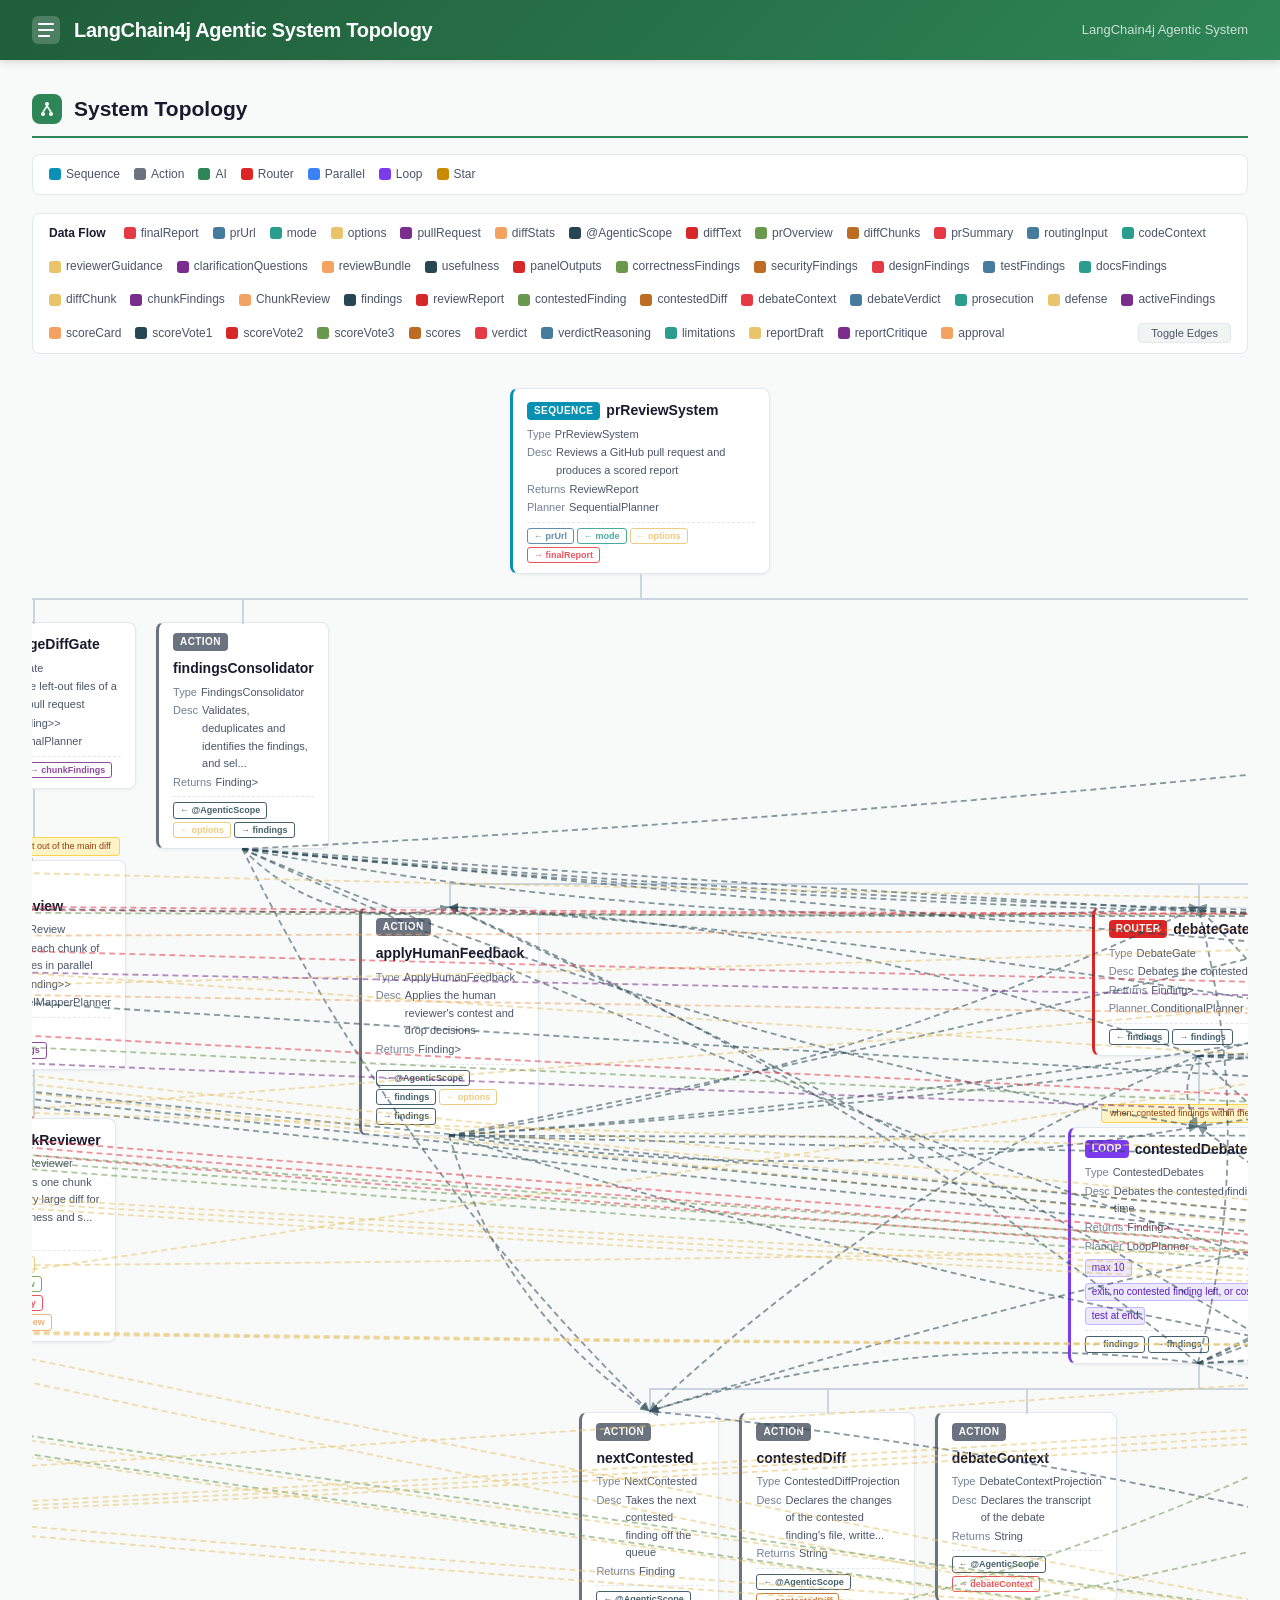
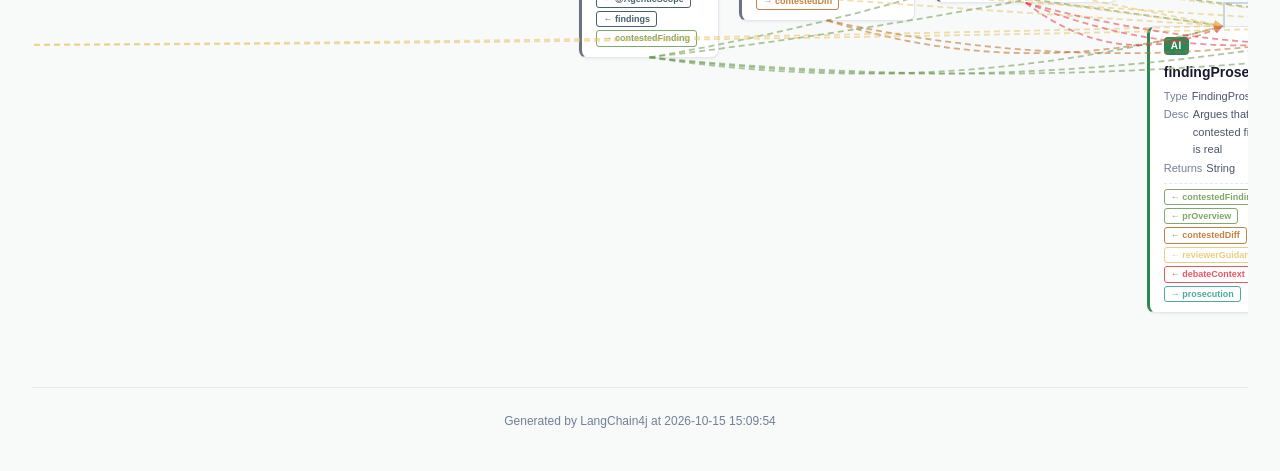
<file: docs/topology.html>
<!DOCTYPE html>
<html lang="en">
<head>
<meta charset="UTF-8">
<meta name="viewport" content="width=device-width, initial-scale=1.0">
<title>LangChain4j Agentic System Topology</title>
<style>
:root {
    --green: #2e8555;
    --green-dk: #205d3b;
    --green-lt: #3cad6e;
    --teal: #25c2a0;
    --c-ai: #2e8555;
    --c-nonai: #6b7280;
    --c-human: #d97706;
    --c-seq: #0891b2;
    --c-par: #3b82f6;
    --c-loop: #7c3aed;
    --c-rtr: #dc2626;
    --c-star: #ca8a04;
    --c-tool: #e74694;
    --bg: #f8faf9;
    --bg2: #f0f4f2;
    --fg: #1a1a2e;
    --fg2: #4a5568;
    --fg3: #718096;
    --brd: #e2e8f0;
    --conn: #cbd5e1;
    --rad: 8px;
}
* { margin:0; padding:0; box-sizing:border-box; }
body { font-family:-apple-system,BlinkMacSystemFont,'Segoe UI',Roboto,Helvetica,Arial,sans-serif;
       background:var(--bg); color:var(--fg); line-height:1.6; }

/* ---- Navbar ---- */
.navbar { background:linear-gradient(135deg,var(--green-dk),var(--green));
          color:#fff; padding:14px 32px; display:flex; align-items:center; gap:14px;
          box-shadow:0 2px 8px rgba(0,0,0,.15); position:sticky; top:0; z-index:100; }
.navbar-logo { display:flex; align-items:center; justify-content:center; }
.navbar-title { font-size:20px; font-weight:600; letter-spacing:-.3px; }
.navbar-subtitle { font-size:13px; opacity:.75; margin-left:auto; }

/* ---- Container ---- */
.container { width:100%; margin:0 auto; padding:32px; }

/* ---- Section ---- */
.section { margin-bottom:40px; }
.section-header { display:flex; align-items:center; gap:12px; margin-bottom:16px;
                  padding-bottom:10px; border-bottom:2px solid var(--green); }
.section-icon { width:30px; height:30px; background:var(--green); border-radius:var(--rad);
                display:flex; align-items:center; justify-content:center; flex-shrink:0; }
.section-title { font-size:21px; font-weight:600; }
.section-count { font-size:12px; color:var(--fg3); background:var(--bg2);
                 padding:2px 10px; border-radius:12px; }

/* ---- Legend ---- */
.legend { display:flex; flex-wrap:wrap; gap:14px; margin-bottom:18px;
          padding:10px 16px; background:#fff; border:1px solid var(--brd); border-radius:var(--rad); }
.legend-item { display:flex; align-items:center; gap:5px; font-size:12px; color:var(--fg2); }
.legend-dot { width:12px; height:12px; border-radius:3px; }

/* ---- Org tree (top-down CSS connector chart) ---- */
.topology-scroll { overflow-x:auto; padding:16px 0; }
.org-tree { text-align:center; }
.org-tree ul { display:flex; justify-content:center; padding-top:24px;
               position:relative; list-style:none; }
.org-tree > ul { padding-top:0; }
.org-tree li { display:flex; flex-direction:column; align-items:center;
               position:relative; padding:24px 10px 0; }
.org-tree > ul > li { padding-top:0; }

/* vertical line from parent ul down to horizontal bar */
.org-tree ul::before { content:''; position:absolute; top:0; left:50%;
                       border-left:2px solid var(--conn); height:24px; }
.org-tree > ul::before { display:none; }

/* horizontal bar + vertical drop per child */
.org-tree li::before, .org-tree li::after {
    content:''; position:absolute; top:0; width:50%; height:24px;
    border-top:2px solid var(--conn); }
.org-tree li::before { right:50%; }
.org-tree li::after  { left:50%; border-left:2px solid var(--conn); }
.org-tree > ul > li::before, .org-tree > ul > li::after { display:none; }
.org-tree li:first-child::before { border-top:none; }
.org-tree li:last-child::after   { border-top:none; }
.org-tree li:only-child::before  { display:none; }
.org-tree li:only-child::after   { border-top:none; }

/* ---- Node card ---- */
.node-card { position:relative; background:#fff; border:1px solid var(--brd);
             border-radius:var(--rad); padding:10px 14px; min-width:140px; max-width:260px;
             box-shadow:0 1px 3px rgba(0,0,0,.06); transition:box-shadow .2s,transform .2s; text-align:left; }
.node-card:hover { box-shadow:0 4px 14px rgba(0,0,0,.1); transform:translateY(-2px); }
.node-card-header { display:flex; align-items:center; gap:6px; margin-bottom:4px; flex-wrap:wrap; }
.agent-name { font-size:14px; font-weight:600; }

.topology-badge { display:inline-block; padding:1px 7px; border-radius:4px;
                  font-size:10px; font-weight:700; text-transform:uppercase;
                  letter-spacing:.4px; color:#fff; }
.topology-badge.sm { font-size:9px; padding:0 5px; }
.topology-badge.ai    { background:var(--c-ai); }
.topology-badge.nonai { background:var(--c-nonai); }
.topology-badge.human { background:var(--c-human); }
.topology-badge.seq   { background:var(--c-seq); }
.topology-badge.par   { background:var(--c-par); }
.topology-badge.loop  { background:var(--c-loop); }
.topology-badge.rtr   { background:var(--c-rtr); }
.topology-badge.star  { background:var(--c-star); }
.topology-badge.tool  { background:var(--c-tool); }

.node-border-ai    { border-left:3px solid var(--c-ai); }
.node-border-nonai { border-left:3px solid var(--c-nonai); }
.node-border-human { border-left:3px solid var(--c-human); }
.node-border-seq   { border-left:3px solid var(--c-seq); }
.node-border-par   { border-left:3px solid var(--c-par); }
.node-border-loop  { border-left:3px solid var(--c-loop); }
.node-border-rtr   { border-left:3px solid var(--c-rtr); }
.node-border-star  { border-left:3px solid var(--c-star); }

.async-badge { font-size:9px; background:#fef3c7; color:#92400e; padding:0 5px;
               border-radius:3px; border:1px solid #fcd34d; }

.node-details { font-size:11px; }
.node-detail { display:flex; gap:4px; margin-top:1px; }
.nd-label { color:var(--fg3); font-weight:500; }
.nd-value { color:var(--fg2); }

.condition-label { font-size:9px; background:#fef3c7; color:#92400e;
                   padding:1px 8px; border-radius:3px; border:1px solid #fcd34d;
                   margin-bottom:4px; white-space:nowrap; }

.loop-info { display:flex; gap:6px; margin-top:4px; flex-wrap:wrap; }
.loop-tag { font-size:10px; background:#ede9fe; color:#5b21b6;
            padding:0 6px; border-radius:3px; border:1px solid #c4b5fd; }

/* ---- Data-flow key badges ---- */
.key-flow { display:flex; flex-wrap:wrap; gap:3px; margin-top:5px;
            padding-top:5px; border-top:1px dashed var(--brd); }
.key-pill { font-size:9px; font-weight:600; padding:0 6px; border-radius:3px;
            border:1px solid var(--kc);
            background:#fff; color:var(--kc); white-space:nowrap;
            opacity:.85; }

/* ---- Tool toggle ---- */
.tool-toggle { font-size:11px; padding:3px 12px; border-radius:4px;
               border:1px solid var(--brd); background:var(--bg2); color:var(--fg2);
               cursor:pointer; transition:background .15s; margin-left:auto; }
.tool-toggle:hover { background:var(--brd); }
.tool-row.tool-hidden { display:none; }
.row-toggle { cursor:pointer; font-size:10px; margin-right:4px; display:inline-block;
              transition:transform .2s; color:var(--fg3); user-select:none; }
.row-toggle.collapsed { transform:rotate(-90deg); }
.row-hidden { display:none; }

/* ---- Data-flow SVG overlay ---- */
.df-svg { position:absolute; top:0; left:0; pointer-events:none; z-index:2; overflow:visible; }
.df-svg.df-hidden { display:none; }

/* ---- Data-flow legend ---- */
.df-legend { align-items:center; }
.df-legend-title { font-size:12px; font-weight:600; color:var(--fg); margin-right:4px; }
.df-toggle { margin-left:auto; font-size:11px; padding:3px 12px; border-radius:4px;
             border:1px solid var(--brd); background:var(--bg2); color:var(--fg2);
             cursor:pointer; transition:background .15s; }
.df-toggle:hover { background:var(--brd); }

/* ---- Execution groups ---- */
.execution-group { margin-bottom:12px; }
.execution-header { display:flex; align-items:center; gap:10px; padding:10px 16px;
                    background:#fff; border:1px solid var(--brd);
                    border-radius:var(--rad) var(--rad) 0 0;
                    cursor:pointer; user-select:none; transition:background .15s; }
.execution-header:hover { background:var(--bg2); }
.execution-header.collapsed { border-radius:var(--rad); }
.chevron { transition:transform .2s; color:var(--fg3); font-size:11px; }
.execution-header.collapsed .chevron { transform:rotate(-90deg); }
.execution-memory-id { font-weight:600; font-size:14px; }
.execution-meta { margin-left:auto; display:flex; gap:8px; align-items:center; }

.status-badge { padding:2px 10px; border-radius:12px; font-size:11px; font-weight:600; }
.st-ok   { background:#d1fae5; color:#065f46; }
.st-fail { background:#fee2e2; color:#991b1b; }
.st-run  { background:#dbeafe; color:#1e40af; }

.execution-body { border:1px solid var(--brd); border-top:none;
                  border-radius:0 0 var(--rad) var(--rad); background:#fff; overflow:hidden; }
.execution-body.collapsed { display:none; }

/* ---- Single execution ---- */
.single-exec { padding:12px 16px; border-bottom:1px solid var(--brd); }
.single-exec:last-child { border-bottom:none; }
.exec-summary { display:flex; align-items:center; gap:10px; margin-bottom:8px; flex-wrap:wrap; }
.status-dot { width:8px; height:8px; border-radius:50%; flex-shrink:0; }
.st-dot-ok   { background:#10b981; }
.st-dot-fail { background:#ef4444; }
.st-dot-run  { background:#3b82f6; animation:pulse 1.5s infinite; }
@keyframes pulse { 0%,100%{opacity:1} 50%{opacity:.4} }
.exec-agent { font-weight:600; font-size:14px; }
.dur-badge { font-size:12px; color:var(--fg3); font-family:'SF Mono','Fira Code',monospace; }
.exec-time { font-size:11px; color:var(--fg3); }

.error-box { background:#fef2f2; border:1px solid #fecaca; border-radius:var(--rad);
             padding:8px 12px; margin-bottom:8px; font-size:12px; color:#991b1b; }
.error-box code { font-size:11px; word-break:break-all; }

/* ---- Waterfall table ---- */
.wf-table { width:100%; border-collapse:collapse; font-size:13px; }
.wf-table th { text-align:left; padding:6px 10px; background:var(--bg2); color:var(--fg3);
               font-size:10px; font-weight:600; text-transform:uppercase;
               letter-spacing:.5px; border-bottom:1px solid var(--brd); }
.wf-table td { padding:5px 10px; border-bottom:1px solid var(--brd); vertical-align:middle; }
.wf-table tr:last-child td { border-bottom:none; }
.wf-table tr:hover { background:var(--bg); }
.wf-timeline-col { width:35%; }

.wf-agent { display:flex; align-items:center; gap:4px; white-space:nowrap; }
.wf-indent { display:inline-block; width:18px; }
.wf-connector { color:var(--conn); font-family:monospace; margin-right:2px; font-size:12px; }
.wf-dur { font-family:'SF Mono','Fira Code',monospace; font-size:12px; color:var(--fg2); white-space:nowrap; }

.wf-bar-track { position:relative; height:18px; background:var(--bg2); border-radius:3px; min-width:120px; }
.wf-bar { position:absolute; top:2px; height:14px; border-radius:3px; opacity:.8; min-width:2px;
          transition:opacity .15s; }
.wf-bar:hover { opacity:1; }
.bar-ai    { background:var(--c-ai); }
.bar-nonai { background:var(--c-nonai); }
.bar-human { background:var(--c-human); }
.bar-seq   { background:var(--c-seq); }
.bar-par   { background:var(--c-par); }
.bar-loop  { background:var(--c-loop); }
.bar-rtr   { background:var(--c-rtr); }
.bar-star  { background:var(--c-star); }
.bar-tool  { background:var(--c-tool); }

.wf-io { font-size:11px; color:var(--fg3); white-space:nowrap; }

.iter-tag { font-size:9px; background:#ede9fe; color:#5b21b6;
            padding:0 5px; border-radius:3px; border:1px solid #c4b5fd;
            font-weight:600; white-space:nowrap; }

/* ---- Tooltip ---- */
.tt-trigger { position:relative; cursor:help; }
.tt-trigger .tt-content { display:none; position:absolute; bottom:calc(100% + 4px); left:0;
                          background:var(--fg); color:#fff; padding:6px 10px; border-radius:6px;
                          font-size:11px; white-space:pre-wrap; max-width:400px; z-index:10;
                          box-shadow:0 4px 12px rgba(0,0,0,.2); word-break:break-all; }
.tt-trigger:hover .tt-content { display:block; }

/* ---- Footer ---- */
.footer { text-align:center; padding:24px 0 8px; font-size:12px; color:var(--fg3);
          border-top:1px solid var(--brd); margin-top:20px; }
</style>
</head>
<body>
<nav class="navbar">
  <div class="navbar-logo"><svg width="28" height="28" viewBox="0 0 28 28" fill="none"><rect width="28" height="28" rx="6" fill="white" fill-opacity="0.2"/><path d="M7 8h14M7 14h14M7 20h10" stroke="white" stroke-width="2" stroke-linecap="round"/></svg></div>
  <div class="navbar-title">LangChain4j Agentic System Topology</div>
  <div class="navbar-subtitle">LangChain4j Agentic System</div>
</nav>
<main class="container">
<section class="section">
<div class="section-header">
  <div class="section-icon"><svg width="16" height="16" viewBox="0 0 16 16" fill="none"><circle cx="8" cy="3" r="2" fill="white"/><circle cx="4" cy="13" r="2" fill="white"/><circle cx="12" cy="13" r="2" fill="white"/><line x1="8" y1="5" x2="4" y2="11" stroke="white" stroke-width="1.5"/><line x1="8" y1="5" x2="12" y2="11" stroke="white" stroke-width="1.5"/></svg></div>
  <h2 class="section-title">System Topology</h2>
</div>
<div class="legend">
<div class="legend-item"><div class="legend-dot" style="background:#0891b2"></div><span>Sequence</span></div>
<div class="legend-item"><div class="legend-dot" style="background:#6b7280"></div><span>Action</span></div>
<div class="legend-item"><div class="legend-dot" style="background:#2e8555"></div><span>AI</span></div>
<div class="legend-item"><div class="legend-dot" style="background:#dc2626"></div><span>Router</span></div>
<div class="legend-item"><div class="legend-dot" style="background:#3b82f6"></div><span>Parallel</span></div>
<div class="legend-item"><div class="legend-dot" style="background:#7c3aed"></div><span>Loop</span></div>
<div class="legend-item"><div class="legend-dot" style="background:#ca8a04"></div><span>Star</span></div>
</div>
<div class="legend df-legend">
<span class="df-legend-title">Data Flow</span><div class="legend-item"><div class="legend-dot" style="background:#e63946"></div><span>finalReport</span></div>
<div class="legend-item"><div class="legend-dot" style="background:#457b9d"></div><span>prUrl</span></div>
<div class="legend-item"><div class="legend-dot" style="background:#2a9d8f"></div><span>mode</span></div>
<div class="legend-item"><div class="legend-dot" style="background:#e9c46a"></div><span>options</span></div>
<div class="legend-item"><div class="legend-dot" style="background:#7b2d8e"></div><span>pullRequest</span></div>
<div class="legend-item"><div class="legend-dot" style="background:#f4a261"></div><span>diffStats</span></div>
<div class="legend-item"><div class="legend-dot" style="background:#264653"></div><span>@AgenticScope</span></div>
<div class="legend-item"><div class="legend-dot" style="background:#d62828"></div><span>diffText</span></div>
<div class="legend-item"><div class="legend-dot" style="background:#6a994e"></div><span>prOverview</span></div>
<div class="legend-item"><div class="legend-dot" style="background:#bc6c25"></div><span>diffChunks</span></div>
<div class="legend-item"><div class="legend-dot" style="background:#e63946"></div><span>prSummary</span></div>
<div class="legend-item"><div class="legend-dot" style="background:#457b9d"></div><span>routingInput</span></div>
<div class="legend-item"><div class="legend-dot" style="background:#2a9d8f"></div><span>codeContext</span></div>
<div class="legend-item"><div class="legend-dot" style="background:#e9c46a"></div><span>reviewerGuidance</span></div>
<div class="legend-item"><div class="legend-dot" style="background:#7b2d8e"></div><span>clarificationQuestions</span></div>
<div class="legend-item"><div class="legend-dot" style="background:#f4a261"></div><span>reviewBundle</span></div>
<div class="legend-item"><div class="legend-dot" style="background:#264653"></div><span>usefulness</span></div>
<div class="legend-item"><div class="legend-dot" style="background:#d62828"></div><span>panelOutputs</span></div>
<div class="legend-item"><div class="legend-dot" style="background:#6a994e"></div><span>correctnessFindings</span></div>
<div class="legend-item"><div class="legend-dot" style="background:#bc6c25"></div><span>securityFindings</span></div>
<div class="legend-item"><div class="legend-dot" style="background:#e63946"></div><span>designFindings</span></div>
<div class="legend-item"><div class="legend-dot" style="background:#457b9d"></div><span>testFindings</span></div>
<div class="legend-item"><div class="legend-dot" style="background:#2a9d8f"></div><span>docsFindings</span></div>
<div class="legend-item"><div class="legend-dot" style="background:#e9c46a"></div><span>diffChunk</span></div>
<div class="legend-item"><div class="legend-dot" style="background:#7b2d8e"></div><span>chunkFindings</span></div>
<div class="legend-item"><div class="legend-dot" style="background:#f4a261"></div><span>ChunkReview</span></div>
<div class="legend-item"><div class="legend-dot" style="background:#264653"></div><span>findings</span></div>
<div class="legend-item"><div class="legend-dot" style="background:#d62828"></div><span>reviewReport</span></div>
<div class="legend-item"><div class="legend-dot" style="background:#6a994e"></div><span>contestedFinding</span></div>
<div class="legend-item"><div class="legend-dot" style="background:#bc6c25"></div><span>contestedDiff</span></div>
<div class="legend-item"><div class="legend-dot" style="background:#e63946"></div><span>debateContext</span></div>
<div class="legend-item"><div class="legend-dot" style="background:#457b9d"></div><span>debateVerdict</span></div>
<div class="legend-item"><div class="legend-dot" style="background:#2a9d8f"></div><span>prosecution</span></div>
<div class="legend-item"><div class="legend-dot" style="background:#e9c46a"></div><span>defense</span></div>
<div class="legend-item"><div class="legend-dot" style="background:#7b2d8e"></div><span>activeFindings</span></div>
<div class="legend-item"><div class="legend-dot" style="background:#f4a261"></div><span>scoreCard</span></div>
<div class="legend-item"><div class="legend-dot" style="background:#264653"></div><span>scoreVote1</span></div>
<div class="legend-item"><div class="legend-dot" style="background:#d62828"></div><span>scoreVote2</span></div>
<div class="legend-item"><div class="legend-dot" style="background:#6a994e"></div><span>scoreVote3</span></div>
<div class="legend-item"><div class="legend-dot" style="background:#bc6c25"></div><span>scores</span></div>
<div class="legend-item"><div class="legend-dot" style="background:#e63946"></div><span>verdict</span></div>
<div class="legend-item"><div class="legend-dot" style="background:#457b9d"></div><span>verdictReasoning</span></div>
<div class="legend-item"><div class="legend-dot" style="background:#2a9d8f"></div><span>limitations</span></div>
<div class="legend-item"><div class="legend-dot" style="background:#e9c46a"></div><span>reportDraft</span></div>
<div class="legend-item"><div class="legend-dot" style="background:#7b2d8e"></div><span>reportCritique</span></div>
<div class="legend-item"><div class="legend-dot" style="background:#f4a261"></div><span>approval</span></div>
<button class="df-toggle" onclick="toggleDataFlow()">Toggle Edges</button></div>
<div class="topology-scroll">
<div class="org-tree" style="position:relative">
<svg id="df-svg" class="df-svg"><defs><marker id="ah-2043318858" viewBox="0 0 10 10" refX="10" refY="5" markerWidth="5" markerHeight="5" orient="auto"><path d="M0 0 L10 5 L0 10 z" fill="#e63946"/></marker><marker id="ah-106915853" viewBox="0 0 10 10" refX="10" refY="5" markerWidth="5" markerHeight="5" orient="auto"><path d="M0 0 L10 5 L0 10 z" fill="#457b9d"/></marker><marker id="ah-3357091" viewBox="0 0 10 10" refX="10" refY="5" markerWidth="5" markerHeight="5" orient="auto"><path d="M0 0 L10 5 L0 10 z" fill="#2a9d8f"/></marker><marker id="ah-1249474914" viewBox="0 0 10 10" refX="10" refY="5" markerWidth="5" markerHeight="5" orient="auto"><path d="M0 0 L10 5 L0 10 z" fill="#e9c46a"/></marker><marker id="ah-838585206" viewBox="0 0 10 10" refX="10" refY="5" markerWidth="5" markerHeight="5" orient="auto"><path d="M0 0 L10 5 L0 10 z" fill="#7b2d8e"/></marker><marker id="ah-1286112154" viewBox="0 0 10 10" refX="10" refY="5" markerWidth="5" markerHeight="5" orient="auto"><path d="M0 0 L10 5 L0 10 z" fill="#f4a261"/></marker><marker id="ah-90739477" viewBox="0 0 10 10" refX="10" refY="5" markerWidth="5" markerHeight="5" orient="auto"><path d="M0 0 L10 5 L0 10 z" fill="#264653"/></marker><marker id="ah-97043758" viewBox="0 0 10 10" refX="10" refY="5" markerWidth="5" markerHeight="5" orient="auto"><path d="M0 0 L10 5 L0 10 z" fill="#d62828"/></marker><marker id="ah-168705435" viewBox="0 0 10 10" refX="10" refY="5" markerWidth="5" markerHeight="5" orient="auto"><path d="M0 0 L10 5 L0 10 z" fill="#6a994e"/></marker><marker id="ah-746212363" viewBox="0 0 10 10" refX="10" refY="5" markerWidth="5" markerHeight="5" orient="auto"><path d="M0 0 L10 5 L0 10 z" fill="#bc6c25"/></marker><marker id="ah-347458372" viewBox="0 0 10 10" refX="10" refY="5" markerWidth="5" markerHeight="5" orient="auto"><path d="M0 0 L10 5 L0 10 z" fill="#e63946"/></marker><marker id="ah-618884444" viewBox="0 0 10 10" refX="10" refY="5" markerWidth="5" markerHeight="5" orient="auto"><path d="M0 0 L10 5 L0 10 z" fill="#457b9d"/></marker><marker id="ah-46861058" viewBox="0 0 10 10" refX="10" refY="5" markerWidth="5" markerHeight="5" orient="auto"><path d="M0 0 L10 5 L0 10 z" fill="#2a9d8f"/></marker><marker id="ah-853477501" viewBox="0 0 10 10" refX="10" refY="5" markerWidth="5" markerHeight="5" orient="auto"><path d="M0 0 L10 5 L0 10 z" fill="#e9c46a"/></marker><marker id="ah-483882089" viewBox="0 0 10 10" refX="10" refY="5" markerWidth="5" markerHeight="5" orient="auto"><path d="M0 0 L10 5 L0 10 z" fill="#7b2d8e"/></marker><marker id="ah-1620954630" viewBox="0 0 10 10" refX="10" refY="5" markerWidth="5" markerHeight="5" orient="auto"><path d="M0 0 L10 5 L0 10 z" fill="#f4a261"/></marker><marker id="ah-497898989" viewBox="0 0 10 10" refX="10" refY="5" markerWidth="5" markerHeight="5" orient="auto"><path d="M0 0 L10 5 L0 10 z" fill="#264653"/></marker><marker id="ah-859310318" viewBox="0 0 10 10" refX="10" refY="5" markerWidth="5" markerHeight="5" orient="auto"><path d="M0 0 L10 5 L0 10 z" fill="#d62828"/></marker><marker id="ah-1109841643" viewBox="0 0 10 10" refX="10" refY="5" markerWidth="5" markerHeight="5" orient="auto"><path d="M0 0 L10 5 L0 10 z" fill="#6a994e"/></marker><marker id="ah-1118794090" viewBox="0 0 10 10" refX="10" refY="5" markerWidth="5" markerHeight="5" orient="auto"><path d="M0 0 L10 5 L0 10 z" fill="#bc6c25"/></marker><marker id="ah-1253351960" viewBox="0 0 10 10" refX="10" refY="5" markerWidth="5" markerHeight="5" orient="auto"><path d="M0 0 L10 5 L0 10 z" fill="#e63946"/></marker><marker id="ah-35769532" viewBox="0 0 10 10" refX="10" refY="5" markerWidth="5" markerHeight="5" orient="auto"><path d="M0 0 L10 5 L0 10 z" fill="#457b9d"/></marker><marker id="ah-2132472165" viewBox="0 0 10 10" refX="10" refY="5" markerWidth="5" markerHeight="5" orient="auto"><path d="M0 0 L10 5 L0 10 z" fill="#2a9d8f"/></marker><marker id="ah-1270997352" viewBox="0 0 10 10" refX="10" refY="5" markerWidth="5" markerHeight="5" orient="auto"><path d="M0 0 L10 5 L0 10 z" fill="#e9c46a"/></marker><marker id="ah-887988119" viewBox="0 0 10 10" refX="10" refY="5" markerWidth="5" markerHeight="5" orient="auto"><path d="M0 0 L10 5 L0 10 z" fill="#7b2d8e"/></marker><marker id="ah-1235707909" viewBox="0 0 10 10" refX="10" refY="5" markerWidth="5" markerHeight="5" orient="auto"><path d="M0 0 L10 5 L0 10 z" fill="#f4a261"/></marker><marker id="ah-678570486" viewBox="0 0 10 10" refX="10" refY="5" markerWidth="5" markerHeight="5" orient="auto"><path d="M0 0 L10 5 L0 10 z" fill="#264653"/></marker><marker id="ah-1177594196" viewBox="0 0 10 10" refX="10" refY="5" markerWidth="5" markerHeight="5" orient="auto"><path d="M0 0 L10 5 L0 10 z" fill="#d62828"/></marker><marker id="ah-849659734" viewBox="0 0 10 10" refX="10" refY="5" markerWidth="5" markerHeight="5" orient="auto"><path d="M0 0 L10 5 L0 10 z" fill="#6a994e"/></marker><marker id="ah-296958808" viewBox="0 0 10 10" refX="10" refY="5" markerWidth="5" markerHeight="5" orient="auto"><path d="M0 0 L10 5 L0 10 z" fill="#bc6c25"/></marker><marker id="ah-1972510338" viewBox="0 0 10 10" refX="10" refY="5" markerWidth="5" markerHeight="5" orient="auto"><path d="M0 0 L10 5 L0 10 z" fill="#e63946"/></marker><marker id="ah-1722086824" viewBox="0 0 10 10" refX="10" refY="5" markerWidth="5" markerHeight="5" orient="auto"><path d="M0 0 L10 5 L0 10 z" fill="#457b9d"/></marker><marker id="ah-1862407429" viewBox="0 0 10 10" refX="10" refY="5" markerWidth="5" markerHeight="5" orient="auto"><path d="M0 0 L10 5 L0 10 z" fill="#2a9d8f"/></marker><marker id="ah-1544916544" viewBox="0 0 10 10" refX="10" refY="5" markerWidth="5" markerHeight="5" orient="auto"><path d="M0 0 L10 5 L0 10 z" fill="#e9c46a"/></marker><marker id="ah-1413698352" viewBox="0 0 10 10" refX="10" refY="5" markerWidth="5" markerHeight="5" orient="auto"><path d="M0 0 L10 5 L0 10 z" fill="#7b2d8e"/></marker><marker id="ah-2128450754" viewBox="0 0 10 10" refX="10" refY="5" markerWidth="5" markerHeight="5" orient="auto"><path d="M0 0 L10 5 L0 10 z" fill="#f4a261"/></marker><marker id="ah-1575429909" viewBox="0 0 10 10" refX="10" refY="5" markerWidth="5" markerHeight="5" orient="auto"><path d="M0 0 L10 5 L0 10 z" fill="#264653"/></marker><marker id="ah-1575429910" viewBox="0 0 10 10" refX="10" refY="5" markerWidth="5" markerHeight="5" orient="auto"><path d="M0 0 L10 5 L0 10 z" fill="#d62828"/></marker><marker id="ah-1575429911" viewBox="0 0 10 10" refX="10" refY="5" markerWidth="5" markerHeight="5" orient="auto"><path d="M0 0 L10 5 L0 10 z" fill="#6a994e"/></marker><marker id="ah-907766751" viewBox="0 0 10 10" refX="10" refY="5" markerWidth="5" markerHeight="5" orient="auto"><path d="M0 0 L10 5 L0 10 z" fill="#bc6c25"/></marker><marker id="ah-351160793" viewBox="0 0 10 10" refX="10" refY="5" markerWidth="5" markerHeight="5" orient="auto"><path d="M0 0 L10 5 L0 10 z" fill="#e63946"/></marker><marker id="ah-371160763" viewBox="0 0 10 10" refX="10" refY="5" markerWidth="5" markerHeight="5" orient="auto"><path d="M0 0 L10 5 L0 10 z" fill="#457b9d"/></marker><marker id="ah-1669756825" viewBox="0 0 10 10" refX="10" refY="5" markerWidth="5" markerHeight="5" orient="auto"><path d="M0 0 L10 5 L0 10 z" fill="#2a9d8f"/></marker><marker id="ah-271559475" viewBox="0 0 10 10" refX="10" refY="5" markerWidth="5" markerHeight="5" orient="auto"><path d="M0 0 L10 5 L0 10 z" fill="#e9c46a"/></marker><marker id="ah-189002726" viewBox="0 0 10 10" refX="10" refY="5" markerWidth="5" markerHeight="5" orient="auto"><path d="M0 0 L10 5 L0 10 z" fill="#7b2d8e"/></marker><marker id="ah-1185244739" viewBox="0 0 10 10" refX="10" refY="5" markerWidth="5" markerHeight="5" orient="auto"><path d="M0 0 L10 5 L0 10 z" fill="#f4a261"/></marker></defs></svg>
<ul>
<li>
<div class="node-card node-border-seq" data-agent-id="prReviewSystem" data-output-key="finalReport" data-output-color="#e63946" data-input-keys="prUrl,mode,options">
<div class="node-card-header"><span class="topology-badge seq">Sequence</span><span class="agent-name">prReviewSystem</span></div>
<div class="node-details">
<div class="node-detail"><span class="nd-label">Type</span> <span class="nd-value">PrReviewSystem</span></div>
<div class="node-detail"><span class="nd-label">Desc</span> <span class="nd-value">Reviews a GitHub pull request and produces a scored report</span></div>
<div class="node-detail"><span class="nd-label">Returns</span> <span class="nd-value">ReviewReport</span></div>
<div class="node-detail"><span class="nd-label">Planner</span> <span class="nd-value">SequentialPlanner</span></div>
</div>
<div class="key-flow"><span class="key-pill key-in" style="--kc:#457b9d">&#8592; prUrl</span><span class="key-pill key-in" style="--kc:#2a9d8f">&#8592; mode</span><span class="key-pill key-in" style="--kc:#e9c46a">&#8592; options</span><span class="key-pill key-out" style="--kc:#e63946">&#8594; finalReport</span></div>
</div>
<ul>
<li>
<div class="node-card node-border-nonai" data-agent-id="prFetcher$0" data-output-key="pullRequest" data-output-color="#7b2d8e" data-input-keys="prUrl">
<div class="node-card-header"><span class="topology-badge nonai">Action</span><span class="agent-name">prFetcher</span></div>
<div class="node-details">
<div class="node-detail"><span class="nd-label">Type</span> <span class="nd-value">PrFetcher</span></div>
<div class="node-detail"><span class="nd-label">Desc</span> <span class="nd-value">Fetches the pull request, its diff, commits, checks, reviews...</span></div>
<div class="node-detail"><span class="nd-label">Returns</span> <span class="nd-value">PullRequest</span></div>
</div>
<div class="key-flow"><span class="key-pill key-in" style="--kc:#457b9d">&#8592; prUrl</span><span class="key-pill key-out" style="--kc:#7b2d8e">&#8594; pullRequest</span></div>
</div>
</li>
<li>
<div class="node-card node-border-nonai" data-agent-id="diffPreprocessor$1" data-output-key="diffStats" data-output-color="#f4a261" data-input-keys="@AgenticScope,pullRequest,options">
<div class="node-card-header"><span class="topology-badge nonai">Action</span><span class="agent-name">diffPreprocessor</span></div>
<div class="node-details">
<div class="node-detail"><span class="nd-label">Type</span> <span class="nd-value">DiffPreprocessor</span></div>
<div class="node-detail"><span class="nd-label">Desc</span> <span class="nd-value">Parses the diff, renders the reviewed part within the size l...</span></div>
<div class="node-detail"><span class="nd-label">Returns</span> <span class="nd-value">DiffStats</span></div>
</div>
<div class="key-flow"><span class="key-pill key-in" style="--kc:#264653">&#8592; @AgenticScope</span><span class="key-pill key-in" style="--kc:#7b2d8e">&#8592; pullRequest</span><span class="key-pill key-in" style="--kc:#e9c46a">&#8592; options</span><span class="key-pill key-out" style="--kc:#f4a261">&#8594; diffStats</span></div>
</div>
</li>
<li>
<div class="node-card node-border-nonai" data-agent-id="diffText$2" data-output-key="diffText" data-output-color="#d62828" data-input-keys="@AgenticScope">
<div class="node-card-header"><span class="topology-badge nonai">Action</span><span class="agent-name">diffText</span></div>
<div class="node-details">
<div class="node-detail"><span class="nd-label">Type</span> <span class="nd-value">DiffTextProjection</span></div>
<div class="node-detail"><span class="nd-label">Desc</span> <span class="nd-value">Declares the reviewed diff written by the diff preprocessor</span></div>
<div class="node-detail"><span class="nd-label">Returns</span> <span class="nd-value">String</span></div>
</div>
<div class="key-flow"><span class="key-pill key-in" style="--kc:#264653">&#8592; @AgenticScope</span><span class="key-pill key-out" style="--kc:#d62828">&#8594; diffText</span></div>
</div>
</li>
<li>
<div class="node-card node-border-nonai" data-agent-id="prOverview$3" data-output-key="prOverview" data-output-color="#6a994e" data-input-keys="@AgenticScope">
<div class="node-card-header"><span class="topology-badge nonai">Action</span><span class="agent-name">prOverview</span></div>
<div class="node-details">
<div class="node-detail"><span class="nd-label">Type</span> <span class="nd-value">PrOverviewProjection</span></div>
<div class="node-detail"><span class="nd-label">Desc</span> <span class="nd-value">Declares the pull request overview written by the diff prepr...</span></div>
<div class="node-detail"><span class="nd-label">Returns</span> <span class="nd-value">String</span></div>
</div>
<div class="key-flow"><span class="key-pill key-in" style="--kc:#264653">&#8592; @AgenticScope</span><span class="key-pill key-out" style="--kc:#6a994e">&#8594; prOverview</span></div>
</div>
</li>
<li>
<div class="node-card node-border-nonai" data-agent-id="diffChunks$4" data-output-key="diffChunks" data-output-color="#bc6c25" data-input-keys="@AgenticScope">
<div class="node-card-header"><span class="topology-badge nonai">Action</span><span class="agent-name">diffChunks</span></div>
<div class="node-details">
<div class="node-detail"><span class="nd-label">Type</span> <span class="nd-value">DiffChunksProjection</span></div>
<div class="node-detail"><span class="nd-label">Desc</span> <span class="nd-value">Declares the left-out diff chunks written by the diff prepro...</span></div>
<div class="node-detail"><span class="nd-label">Returns</span> <span class="nd-value">String&gt;</span></div>
</div>
<div class="key-flow"><span class="key-pill key-in" style="--kc:#264653">&#8592; @AgenticScope</span><span class="key-pill key-out" style="--kc:#bc6c25">&#8594; diffChunks</span></div>
</div>
</li>
<li>
<div class="node-card node-border-ai" data-agent-id="prTriage$5" data-output-key="prSummary" data-output-color="#e63946" data-input-keys="prOverview,diffText">
<div class="node-card-header"><span class="topology-badge ai">AI</span><span class="agent-name">prTriage</span></div>
<div class="node-details">
<div class="node-detail"><span class="nd-label">Type</span> <span class="nd-value">PrTriage</span></div>
<div class="node-detail"><span class="nd-label">Desc</span> <span class="nd-value">Classifies the pull request: intent, category, size, risk an...</span></div>
<div class="node-detail"><span class="nd-label">Returns</span> <span class="nd-value">PrSummary</span></div>
</div>
<div class="key-flow"><span class="key-pill key-in" style="--kc:#6a994e">&#8592; prOverview</span><span class="key-pill key-in" style="--kc:#d62828">&#8592; diffText</span><span class="key-pill key-out" style="--kc:#e63946">&#8594; prSummary</span></div>
</div>
</li>
<li>
<div class="node-card node-border-nonai" data-agent-id="routingInputs$6" data-output-key="routingInput" data-output-color="#457b9d" data-input-keys="prSummary,diffStats">
<div class="node-card-header"><span class="topology-badge nonai">Action</span><span class="agent-name">routingInputs</span></div>
<div class="node-details">
<div class="node-detail"><span class="nd-label">Type</span> <span class="nd-value">RoutingInputs</span></div>
<div class="node-detail"><span class="nd-label">Desc</span> <span class="nd-value">Builds the compact, JSON-like input of the reviewer router</span></div>
<div class="node-detail"><span class="nd-label">Returns</span> <span class="nd-value">Object&gt;</span></div>
</div>
<div class="key-flow"><span class="key-pill key-in" style="--kc:#e63946">&#8592; prSummary</span><span class="key-pill key-in" style="--kc:#f4a261">&#8592; diffStats</span><span class="key-pill key-out" style="--kc:#457b9d">&#8594; routingInput</span></div>
</div>
</li>
<li>
<div class="node-card node-border-rtr" data-agent-id="contextGate$7" data-output-key="codeContext" data-output-color="#2a9d8f" data-input-keys="prSummary">
<div class="node-card-header"><span class="topology-badge rtr">Router</span><span class="agent-name">contextGate</span></div>
<div class="node-details">
<div class="node-detail"><span class="nd-label">Type</span> <span class="nd-value">ContextGate</span></div>
<div class="node-detail"><span class="nd-label">Desc</span> <span class="nd-value">Gathers code context when the triage asks for it</span></div>
<div class="node-detail"><span class="nd-label">Returns</span> <span class="nd-value">String</span></div>
<div class="node-detail"><span class="nd-label">Planner</span> <span class="nd-value">ConditionalPlanner</span></div>
</div>
<div class="key-flow"><span class="key-pill key-in" style="--kc:#e63946">&#8592; prSummary</span><span class="key-pill key-out" style="--kc:#2a9d8f">&#8594; codeContext</span></div>
</div>
<ul>
<li>
<div class="condition-label">when: the triage needs context</div>
<div class="node-card node-border-ai" data-agent-id="contextGatherer$0$7" data-output-key="codeContext" data-output-color="#2a9d8f" data-input-keys="prOverview,prSummary,diffText">
<div class="node-card-header"><span class="topology-badge ai">AI</span><span class="agent-name">contextGatherer</span></div>
<div class="node-details">
<div class="node-detail"><span class="nd-label">Type</span> <span class="nd-value">ContextGatherer</span></div>
<div class="node-detail"><span class="nd-label">Desc</span> <span class="nd-value">Reads the repository to collect the code around the change: ...</span></div>
<div class="node-detail"><span class="nd-label">Returns</span> <span class="nd-value">String</span></div>
</div>
<div class="key-flow"><span class="key-pill key-in" style="--kc:#6a994e">&#8592; prOverview</span><span class="key-pill key-in" style="--kc:#e63946">&#8592; prSummary</span><span class="key-pill key-in" style="--kc:#d62828">&#8592; diffText</span><span class="key-pill key-out" style="--kc:#2a9d8f">&#8594; codeContext</span></div>
</div>
</li>
</ul>
</li>
<li>
<div class="node-card node-border-rtr" data-agent-id="clarificationGate$8" data-output-key="reviewerGuidance" data-output-color="#e9c46a" data-input-keys="mode">
<div class="node-card-header"><span class="topology-badge rtr">Router</span><span class="agent-name">clarificationGate</span></div>
<div class="node-details">
<div class="node-detail"><span class="nd-label">Type</span> <span class="nd-value">ClarificationGate</span></div>
<div class="node-detail"><span class="nd-label">Desc</span> <span class="nd-value">Asks clarifications in interactive mode</span></div>
<div class="node-detail"><span class="nd-label">Returns</span> <span class="nd-value">String</span></div>
<div class="node-detail"><span class="nd-label">Planner</span> <span class="nd-value">ConditionalPlanner</span></div>
</div>
<div class="key-flow"><span class="key-pill key-in" style="--kc:#2a9d8f">&#8592; mode</span><span class="key-pill key-out" style="--kc:#e9c46a">&#8594; reviewerGuidance</span></div>
</div>
<ul>
<li>
<div class="condition-label">when: interactive mode</div>
<div class="node-card node-border-seq" data-agent-id="clarification$0$8" data-output-key="reviewerGuidance" data-output-color="#e9c46a" data-input-keys="prSummary">
<div class="node-card-header"><span class="topology-badge seq">Sequence</span><span class="agent-name">clarification</span></div>
<div class="node-details">
<div class="node-detail"><span class="nd-label">Type</span> <span class="nd-value">Clarification</span></div>
<div class="node-detail"><span class="nd-label">Desc</span> <span class="nd-value">Generates questions and asks them to the human reviewer</span></div>
<div class="node-detail"><span class="nd-label">Returns</span> <span class="nd-value">String</span></div>
<div class="node-detail"><span class="nd-label">Planner</span> <span class="nd-value">SequentialPlanner</span></div>
</div>
<div class="key-flow"><span class="key-pill key-in" style="--kc:#e63946">&#8592; prSummary</span><span class="key-pill key-out" style="--kc:#e9c46a">&#8594; reviewerGuidance</span></div>
</div>
<ul>
<li>
<div class="node-card node-border-ai" data-agent-id="questionGenerator$0$0$8" data-output-key="clarificationQuestions" data-output-color="#7b2d8e" data-input-keys="prOverview,prSummary,codeContext">
<div class="node-card-header"><span class="topology-badge ai">AI</span><span class="agent-name">questionGenerator</span></div>
<div class="node-details">
<div class="node-detail"><span class="nd-label">Type</span> <span class="nd-value">QuestionGenerator</span></div>
<div class="node-detail"><span class="nd-label">Desc</span> <span class="nd-value">Prepares up to three questions for the human reviewer whose ...</span></div>
<div class="node-detail"><span class="nd-label">Returns</span> <span class="nd-value">List</span></div>
</div>
<div class="key-flow"><span class="key-pill key-in" style="--kc:#6a994e">&#8592; prOverview</span><span class="key-pill key-in" style="--kc:#e63946">&#8592; prSummary</span><span class="key-pill key-in" style="--kc:#2a9d8f">&#8592; codeContext</span><span class="key-pill key-out" style="--kc:#7b2d8e">&#8594; clarificationQuestions</span></div>
</div>
</li>
<li>
<div class="node-card node-border-rtr" data-agent-id="questionsGate$1$0$8" data-output-key="reviewerGuidance" data-output-color="#e9c46a" data-input-keys="clarificationQuestions">
<div class="node-card-header"><span class="topology-badge rtr">Router</span><span class="agent-name">questionsGate</span></div>
<div class="node-details">
<div class="node-detail"><span class="nd-label">Type</span> <span class="nd-value">QuestionsGate</span></div>
<div class="node-detail"><span class="nd-label">Desc</span> <span class="nd-value">Asks the questions when there are any</span></div>
<div class="node-detail"><span class="nd-label">Returns</span> <span class="nd-value">String</span></div>
<div class="node-detail"><span class="nd-label">Planner</span> <span class="nd-value">ConditionalPlanner</span></div>
</div>
<div class="key-flow"><span class="key-pill key-in" style="--kc:#7b2d8e">&#8592; clarificationQuestions</span><span class="key-pill key-out" style="--kc:#e9c46a">&#8594; reviewerGuidance</span></div>
</div>
<ul>
<li>
<div class="condition-label">when: there are questions</div>
<div class="node-card node-border-nonai" data-agent-id="humanClarification$0$1$0$8" data-output-key="reviewerGuidance" data-output-color="#e9c46a" data-input-keys="pullRequest,prSummary,clarificationQuestions">
<div class="node-card-header"><span class="topology-badge nonai">Action</span><span class="agent-name">humanClarification</span></div>
<div class="node-details">
<div class="node-detail"><span class="nd-label">Type</span> <span class="nd-value">HumanClarification</span></div>
<div class="node-detail"><span class="nd-label">Desc</span> <span class="nd-value">Asks the human reviewer the clarification questions and coll...</span></div>
<div class="node-detail"><span class="nd-label">Returns</span> <span class="nd-value">String</span></div>
</div>
<div class="key-flow"><span class="key-pill key-in" style="--kc:#7b2d8e">&#8592; pullRequest</span><span class="key-pill key-in" style="--kc:#e63946">&#8592; prSummary</span><span class="key-pill key-in" style="--kc:#7b2d8e">&#8592; clarificationQuestions</span><span class="key-pill key-out" style="--kc:#e9c46a">&#8594; reviewerGuidance</span></div>
</div>
</li>
</ul>
</li>
</ul>
</li>
</ul>
</li>
<li>
<div class="node-card node-border-nonai" data-agent-id="reviewBundleBuilder$9" data-output-key="reviewBundle" data-output-color="#f4a261" data-input-keys="prOverview,prSummary,codeContext,reviewerGuidance,diffText">
<div class="node-card-header"><span class="topology-badge nonai">Action</span><span class="agent-name">reviewBundleBuilder</span></div>
<div class="node-details">
<div class="node-detail"><span class="nd-label">Type</span> <span class="nd-value">ReviewBundleBuilder</span></div>
<div class="node-detail"><span class="nd-label">Desc</span> <span class="nd-value">Renders the pull request bundle shared by all reviewers</span></div>
<div class="node-detail"><span class="nd-label">Returns</span> <span class="nd-value">String</span></div>
</div>
<div class="key-flow"><span class="key-pill key-in" style="--kc:#6a994e">&#8592; prOverview</span><span class="key-pill key-in" style="--kc:#e63946">&#8592; prSummary</span><span class="key-pill key-in" style="--kc:#2a9d8f">&#8592; codeContext</span><span class="key-pill key-in" style="--kc:#e9c46a">&#8592; reviewerGuidance</span><span class="key-pill key-in" style="--kc:#d62828">&#8592; diffText</span><span class="key-pill key-out" style="--kc:#f4a261">&#8594; reviewBundle</span></div>
</div>
</li>
<li>
<div class="node-card node-border-ai" data-agent-id="usefulnessAssessor$10" data-output-key="usefulness" data-output-color="#264653" data-input-keys="prOverview,prSummary">
<div class="node-card-header"><span class="topology-badge ai">AI</span><span class="agent-name">usefulnessAssessor</span><span class="async-badge">async</span></div>
<div class="node-details">
<div class="node-detail"><span class="nd-label">Type</span> <span class="nd-value">UsefulnessAssessor</span></div>
<div class="node-detail"><span class="nd-label">Desc</span> <span class="nd-value">Assesses how useful the contribution is for the project</span></div>
<div class="node-detail"><span class="nd-label">Returns</span> <span class="nd-value">UsefulnessAssessment</span></div>
</div>
<div class="key-flow"><span class="key-pill key-in" style="--kc:#6a994e">&#8592; prOverview</span><span class="key-pill key-in" style="--kc:#e63946">&#8592; prSummary</span><span class="key-pill key-out" style="--kc:#264653">&#8594; usefulness</span></div>
</div>
</li>
<li>
<div class="node-card node-border-rtr" data-agent-id="reviewPanel$11" data-output-key="panelOutputs" data-output-color="#d62828" data-input-keys="routingInput">
<div class="node-card-header"><span class="topology-badge rtr">Router</span><span class="agent-name">reviewPanel</span></div>
<div class="node-details">
<div class="node-detail"><span class="nd-label">Type</span> <span class="nd-value">ReviewPanel</span></div>
<div class="node-detail"><span class="nd-label">Desc</span> <span class="nd-value">Selects the relevant reviewers and runs them in parallel</span></div>
<div class="node-detail"><span class="nd-label">Returns</span> <span class="nd-value">Object&gt;</span></div>
<div class="node-detail"><span class="nd-label">Planner</span> <span class="nd-value">DecisionRouterPlanner</span></div>
</div>
<div class="key-flow"><span class="key-pill key-in" style="--kc:#457b9d">&#8592; routingInput</span><span class="key-pill key-out" style="--kc:#d62828">&#8594; panelOutputs</span></div>
</div>
<ul>
<li>
<div class="node-card node-border-ai" data-agent-id="correctnessReviewer$0$11" data-output-key="correctnessFindings" data-output-color="#6a994e" data-input-keys="reviewBundle">
<div class="node-card-header"><span class="topology-badge ai">AI</span><span class="agent-name">correctnessReviewer</span></div>
<div class="node-details">
<div class="node-detail"><span class="nd-label">Type</span> <span class="nd-value">CorrectnessReviewer</span></div>
<div class="node-detail"><span class="nd-label">Desc</span> <span class="nd-value">Finds functional bugs in Java production code. Handles the r...</span></div>
<div class="node-detail"><span class="nd-label">Returns</span> <span class="nd-value">List</span></div>
</div>
<div class="key-flow"><span class="key-pill key-in" style="--kc:#f4a261">&#8592; reviewBundle</span><span class="key-pill key-out" style="--kc:#6a994e">&#8594; correctnessFindings</span></div>
</div>
</li>
<li>
<div class="node-card node-border-ai" data-agent-id="securityReviewer$1$11" data-output-key="securityFindings" data-output-color="#bc6c25" data-input-keys="reviewBundle">
<div class="node-card-header"><span class="topology-badge ai">AI</span><span class="agent-name">securityReviewer</span></div>
<div class="node-details">
<div class="node-detail"><span class="nd-label">Type</span> <span class="nd-value">SecurityReviewer</span></div>
<div class="node-detail"><span class="nd-label">Desc</span> <span class="nd-value">Finds security vulnerabilities such as injection, unsafe des...</span></div>
<div class="node-detail"><span class="nd-label">Returns</span> <span class="nd-value">List</span></div>
</div>
<div class="key-flow"><span class="key-pill key-in" style="--kc:#f4a261">&#8592; reviewBundle</span><span class="key-pill key-out" style="--kc:#bc6c25">&#8594; securityFindings</span></div>
</div>
</li>
<li>
<div class="node-card node-border-ai" data-agent-id="designReviewer$2$11" data-output-key="designFindings" data-output-color="#e63946" data-input-keys="reviewBundle">
<div class="node-card-header"><span class="topology-badge ai">AI</span><span class="agent-name">designReviewer</span></div>
<div class="node-details">
<div class="node-detail"><span class="nd-label">Type</span> <span class="nd-value">DesignReviewer</span></div>
<div class="node-detail"><span class="nd-label">Desc</span> <span class="nd-value">Reviews unnecessary complexity, duplication and dead code in...</span></div>
<div class="node-detail"><span class="nd-label">Returns</span> <span class="nd-value">List</span></div>
</div>
<div class="key-flow"><span class="key-pill key-in" style="--kc:#f4a261">&#8592; reviewBundle</span><span class="key-pill key-out" style="--kc:#e63946">&#8594; designFindings</span></div>
</div>
</li>
<li>
<div class="node-card node-border-ai" data-agent-id="testReviewer$3$11" data-output-key="testFindings" data-output-color="#457b9d" data-input-keys="reviewBundle">
<div class="node-card-header"><span class="topology-badge ai">AI</span><span class="agent-name">testReviewer</span></div>
<div class="node-details">
<div class="node-detail"><span class="nd-label">Type</span> <span class="nd-value">TestReviewer</span></div>
<div class="node-detail"><span class="nd-label">Desc</span> <span class="nd-value">Checks that changed production behaviour is tested. Handles ...</span></div>
<div class="node-detail"><span class="nd-label">Returns</span> <span class="nd-value">List</span></div>
</div>
<div class="key-flow"><span class="key-pill key-in" style="--kc:#f4a261">&#8592; reviewBundle</span><span class="key-pill key-out" style="--kc:#457b9d">&#8594; testFindings</span></div>
</div>
</li>
<li>
<div class="node-card node-border-ai" data-agent-id="docsApiReviewer$4$11" data-output-key="docsFindings" data-output-color="#2a9d8f" data-input-keys="reviewBundle">
<div class="node-card-header"><span class="topology-badge ai">AI</span><span class="agent-name">docsApiReviewer</span></div>
<div class="node-details">
<div class="node-detail"><span class="nd-label">Type</span> <span class="nd-value">DocsApiReviewer</span></div>
<div class="node-detail"><span class="nd-label">Desc</span> <span class="nd-value">Checks public API compatibility and documentation. Handles t...</span></div>
<div class="node-detail"><span class="nd-label">Returns</span> <span class="nd-value">List</span></div>
</div>
<div class="key-flow"><span class="key-pill key-in" style="--kc:#f4a261">&#8592; reviewBundle</span><span class="key-pill key-out" style="--kc:#2a9d8f">&#8594; docsFindings</span></div>
</div>
</li>
</ul>
</li>
<li>
<div class="node-card node-border-rtr" data-agent-id="coverageFloor$12" data-input-keys="diffStats">
<div class="node-card-header"><span class="topology-badge rtr">Router</span><span class="agent-name">coverageFloor</span></div>
<div class="node-details">
<div class="node-detail"><span class="nd-label">Type</span> <span class="nd-value">CoverageFloor</span></div>
<div class="node-detail"><span class="nd-label">Desc</span> <span class="nd-value">Runs the essential reviewers the router did not select</span></div>
<div class="node-detail"><span class="nd-label">Returns</span> <span class="nd-value">void</span></div>
<div class="node-detail"><span class="nd-label">Planner</span> <span class="nd-value">ConditionalPlanner</span></div>
</div>
<div class="key-flow"><span class="key-pill key-in" style="--kc:#f4a261">&#8592; diffStats</span></div>
</div>
<ul>
<li>
<div class="condition-label">when: production code without correctness review</div>
<div class="node-card node-border-ai" data-agent-id="correctnessReviewerFallback$0$12" data-output-key="correctnessFindings" data-output-color="#6a994e" data-input-keys="reviewBundle">
<div class="node-card-header"><span class="topology-badge ai">AI</span><span class="agent-name">correctnessReviewerFallback</span></div>
<div class="node-details">
<div class="node-detail"><span class="nd-label">Type</span> <span class="nd-value">CorrectnessReviewerFallback</span></div>
<div class="node-detail"><span class="nd-label">Desc</span> <span class="nd-value">Finds functional bugs in Java production code, run by the co...</span></div>
<div class="node-detail"><span class="nd-label">Returns</span> <span class="nd-value">List</span></div>
</div>
<div class="key-flow"><span class="key-pill key-in" style="--kc:#f4a261">&#8592; reviewBundle</span><span class="key-pill key-out" style="--kc:#6a994e">&#8594; correctnessFindings</span></div>
</div>
</li>
<li>
<div class="condition-label">when: security-sensitive code without security review</div>
<div class="node-card node-border-ai" data-agent-id="securityReviewerFallback$1$12" data-output-key="securityFindings" data-output-color="#bc6c25" data-input-keys="reviewBundle">
<div class="node-card-header"><span class="topology-badge ai">AI</span><span class="agent-name">securityReviewerFallback</span></div>
<div class="node-details">
<div class="node-detail"><span class="nd-label">Type</span> <span class="nd-value">SecurityReviewerFallback</span></div>
<div class="node-detail"><span class="nd-label">Desc</span> <span class="nd-value">Reviews security vulnerabilities, run by the coverage floor ...</span></div>
<div class="node-detail"><span class="nd-label">Returns</span> <span class="nd-value">List</span></div>
</div>
<div class="key-flow"><span class="key-pill key-in" style="--kc:#f4a261">&#8592; reviewBundle</span><span class="key-pill key-out" style="--kc:#bc6c25">&#8594; securityFindings</span></div>
</div>
</li>
<li>
<div class="condition-label">when: documentation-only change without documentation review</div>
<div class="node-card node-border-ai" data-agent-id="docsApiReviewerFallback$2$12" data-output-key="docsFindings" data-output-color="#2a9d8f" data-input-keys="reviewBundle">
<div class="node-card-header"><span class="topology-badge ai">AI</span><span class="agent-name">docsApiReviewerFallback</span></div>
<div class="node-details">
<div class="node-detail"><span class="nd-label">Type</span> <span class="nd-value">DocsApiReviewerFallback</span></div>
<div class="node-detail"><span class="nd-label">Desc</span> <span class="nd-value">Reviews public API compatibility and documentation, run by t...</span></div>
<div class="node-detail"><span class="nd-label">Returns</span> <span class="nd-value">List</span></div>
</div>
<div class="key-flow"><span class="key-pill key-in" style="--kc:#f4a261">&#8592; reviewBundle</span><span class="key-pill key-out" style="--kc:#2a9d8f">&#8594; docsFindings</span></div>
</div>
</li>
</ul>
</li>
<li>
<div class="node-card node-border-nonai" data-agent-id="diffChunk$13" data-output-key="diffChunk" data-output-color="#e9c46a">
<div class="node-card-header"><span class="topology-badge nonai">Action</span><span class="agent-name">diffChunk</span></div>
<div class="node-details">
<div class="node-detail"><span class="nd-label">Type</span> <span class="nd-value">DiffChunkDeclaration</span></div>
<div class="node-detail"><span class="nd-label">Desc</span> <span class="nd-value">Declares the chunk key the chunked review binds to each chun...</span></div>
<div class="node-detail"><span class="nd-label">Returns</span> <span class="nd-value">String</span></div>
</div>
<div class="key-flow"><span class="key-pill key-out" style="--kc:#e9c46a">&#8594; diffChunk</span></div>
</div>
</li>
<li>
<div class="node-card node-border-rtr" data-agent-id="largeDiffGate$14" data-output-key="chunkFindings" data-output-color="#7b2d8e" data-input-keys="diffChunks">
<div class="node-card-header"><span class="topology-badge rtr">Router</span><span class="agent-name">largeDiffGate</span></div>
<div class="node-details">
<div class="node-detail"><span class="nd-label">Type</span> <span class="nd-value">LargeDiffGate</span></div>
<div class="node-detail"><span class="nd-label">Desc</span> <span class="nd-value">Reviews the left-out files of a very large pull request</span></div>
<div class="node-detail"><span class="nd-label">Returns</span> <span class="nd-value">RawFinding&gt;&gt;</span></div>
<div class="node-detail"><span class="nd-label">Planner</span> <span class="nd-value">ConditionalPlanner</span></div>
</div>
<div class="key-flow"><span class="key-pill key-in" style="--kc:#bc6c25">&#8592; diffChunks</span><span class="key-pill key-out" style="--kc:#7b2d8e">&#8594; chunkFindings</span></div>
</div>
<ul>
<li>
<div class="condition-label">when: files were left out of the main diff</div>
<div class="node-card node-border-par" data-agent-id="chunkedReview$0$14" data-output-key="chunkFindings" data-output-color="#7b2d8e" data-input-keys="diffChunks">
<div class="node-card-header"><span class="topology-badge par">Parallel</span><span class="agent-name">chunkedReview</span></div>
<div class="node-details">
<div class="node-detail"><span class="nd-label">Type</span> <span class="nd-value">ChunkedReview</span></div>
<div class="node-detail"><span class="nd-label">Desc</span> <span class="nd-value">Reviews each chunk of left-out files in parallel</span></div>
<div class="node-detail"><span class="nd-label">Returns</span> <span class="nd-value">RawFinding&gt;&gt;</span></div>
<div class="node-detail"><span class="nd-label">Planner</span> <span class="nd-value">ParallelMapperPlanner</span></div>
</div>
<div class="key-flow"><span class="key-pill key-in" style="--kc:#bc6c25">&#8592; diffChunks</span><span class="key-pill key-out" style="--kc:#7b2d8e">&#8594; chunkFindings</span></div>
</div>
<ul>
<li>
<div class="node-card node-border-ai" data-agent-id="chunkReviewer$0$0$14" data-output-key="ChunkReview" data-output-color="#f4a261" data-input-keys="diffChunk,prOverview,prSummary">
<div class="node-card-header"><span class="topology-badge ai">AI</span><span class="agent-name">chunkReviewer</span></div>
<div class="node-details">
<div class="node-detail"><span class="nd-label">Type</span> <span class="nd-value">ChunkReviewer</span></div>
<div class="node-detail"><span class="nd-label">Desc</span> <span class="nd-value">Reviews one chunk of a very large diff for correctness and s...</span></div>
<div class="node-detail"><span class="nd-label">Returns</span> <span class="nd-value">List</span></div>
</div>
<div class="key-flow"><span class="key-pill key-in" style="--kc:#e9c46a">&#8592; diffChunk</span><span class="key-pill key-in" style="--kc:#6a994e">&#8592; prOverview</span><span class="key-pill key-in" style="--kc:#e63946">&#8592; prSummary</span><span class="key-pill key-out" style="--kc:#f4a261">&#8594; ChunkReview</span></div>
</div>
</li>
</ul>
</li>
</ul>
</li>
<li>
<div class="node-card node-border-nonai" data-agent-id="findingsConsolidator$15" data-output-key="findings" data-output-color="#264653" data-input-keys="@AgenticScope,options">
<div class="node-card-header"><span class="topology-badge nonai">Action</span><span class="agent-name">findingsConsolidator</span></div>
<div class="node-details">
<div class="node-detail"><span class="nd-label">Type</span> <span class="nd-value">FindingsConsolidator</span></div>
<div class="node-detail"><span class="nd-label">Desc</span> <span class="nd-value">Validates, deduplicates and identifies the findings, and sel...</span></div>
<div class="node-detail"><span class="nd-label">Returns</span> <span class="nd-value">Finding&gt;</span></div>
</div>
<div class="key-flow"><span class="key-pill key-in" style="--kc:#264653">&#8592; @AgenticScope</span><span class="key-pill key-in" style="--kc:#e9c46a">&#8592; options</span><span class="key-pill key-out" style="--kc:#264653">&#8594; findings</span></div>
</div>
</li>
<li>
<div class="node-card node-border-loop" data-agent-id="reviewRevisionLoop$16" data-output-key="reviewReport" data-output-color="#d62828" data-input-keys="findings">
<div class="node-card-header"><span class="topology-badge loop">Loop</span><span class="agent-name">reviewRevisionLoop</span></div>
<div class="node-details">
<div class="node-detail"><span class="nd-label">Type</span> <span class="nd-value">ReviewRevisionLoop</span></div>
<div class="node-detail"><span class="nd-label">Desc</span> <span class="nd-value">Debates, scores, writes and seeks approval until approved</span></div>
<div class="node-detail"><span class="nd-label">Returns</span> <span class="nd-value">ReviewReport</span></div>
<div class="node-detail"><span class="nd-label">Planner</span> <span class="nd-value">LoopPlanner</span></div>
<div class="loop-info"><span class="loop-tag">max 3</span><span class="loop-tag">exit: the reviewer did not contest the report</span><span class="loop-tag">test at end</span></div>
</div>
<div class="key-flow"><span class="key-pill key-in" style="--kc:#264653">&#8592; findings</span><span class="key-pill key-out" style="--kc:#d62828">&#8594; reviewReport</span></div>
</div>
<ul>
<li>
<div class="node-card node-border-nonai" data-agent-id="applyHumanFeedback$0$16" data-output-key="findings" data-output-color="#264653" data-input-keys="@AgenticScope,findings,options">
<div class="node-card-header"><span class="topology-badge nonai">Action</span><span class="agent-name">applyHumanFeedback</span></div>
<div class="node-details">
<div class="node-detail"><span class="nd-label">Type</span> <span class="nd-value">ApplyHumanFeedback</span></div>
<div class="node-detail"><span class="nd-label">Desc</span> <span class="nd-value">Applies the human reviewer&#39;s contest and drop decisions</span></div>
<div class="node-detail"><span class="nd-label">Returns</span> <span class="nd-value">Finding&gt;</span></div>
</div>
<div class="key-flow"><span class="key-pill key-in" style="--kc:#264653">&#8592; @AgenticScope</span><span class="key-pill key-in" style="--kc:#264653">&#8592; findings</span><span class="key-pill key-in" style="--kc:#e9c46a">&#8592; options</span><span class="key-pill key-out" style="--kc:#264653">&#8594; findings</span></div>
</div>
</li>
<li>
<div class="node-card node-border-rtr" data-agent-id="debateGate$1$16" data-output-key="findings" data-output-color="#264653" data-input-keys="findings">
<div class="node-card-header"><span class="topology-badge rtr">Router</span><span class="agent-name">debateGate</span></div>
<div class="node-details">
<div class="node-detail"><span class="nd-label">Type</span> <span class="nd-value">DebateGate</span></div>
<div class="node-detail"><span class="nd-label">Desc</span> <span class="nd-value">Debates the contested findings</span></div>
<div class="node-detail"><span class="nd-label">Returns</span> <span class="nd-value">Finding&gt;</span></div>
<div class="node-detail"><span class="nd-label">Planner</span> <span class="nd-value">ConditionalPlanner</span></div>
</div>
<div class="key-flow"><span class="key-pill key-in" style="--kc:#264653">&#8592; findings</span><span class="key-pill key-out" style="--kc:#264653">&#8594; findings</span></div>
</div>
<ul>
<li>
<div class="condition-label">when: contested findings within the cost cap</div>
<div class="node-card node-border-loop" data-agent-id="contestedDebates$0$1$16" data-output-key="findings" data-output-color="#264653" data-input-keys="findings">
<div class="node-card-header"><span class="topology-badge loop">Loop</span><span class="agent-name">contestedDebates</span></div>
<div class="node-details">
<div class="node-detail"><span class="nd-label">Type</span> <span class="nd-value">ContestedDebates</span></div>
<div class="node-detail"><span class="nd-label">Desc</span> <span class="nd-value">Debates the contested findings one at a time</span></div>
<div class="node-detail"><span class="nd-label">Returns</span> <span class="nd-value">Finding&gt;</span></div>
<div class="node-detail"><span class="nd-label">Planner</span> <span class="nd-value">LoopPlanner</span></div>
<div class="loop-info"><span class="loop-tag">max 10</span><span class="loop-tag">exit: no contested finding left, or cost cap r...</span><span class="loop-tag">test at end</span></div>
</div>
<div class="key-flow"><span class="key-pill key-in" style="--kc:#264653">&#8592; findings</span><span class="key-pill key-out" style="--kc:#264653">&#8594; findings</span></div>
</div>
<ul>
<li>
<div class="node-card node-border-nonai" data-agent-id="nextContested$0$0$1$16" data-output-key="contestedFinding" data-output-color="#6a994e" data-input-keys="@AgenticScope,findings">
<div class="node-card-header"><span class="topology-badge nonai">Action</span><span class="agent-name">nextContested</span></div>
<div class="node-details">
<div class="node-detail"><span class="nd-label">Type</span> <span class="nd-value">NextContested</span></div>
<div class="node-detail"><span class="nd-label">Desc</span> <span class="nd-value">Takes the next contested finding off the queue</span></div>
<div class="node-detail"><span class="nd-label">Returns</span> <span class="nd-value">Finding</span></div>
</div>
<div class="key-flow"><span class="key-pill key-in" style="--kc:#264653">&#8592; @AgenticScope</span><span class="key-pill key-in" style="--kc:#264653">&#8592; findings</span><span class="key-pill key-out" style="--kc:#6a994e">&#8594; contestedFinding</span></div>
</div>
</li>
<li>
<div class="node-card node-border-nonai" data-agent-id="contestedDiff$1$0$1$16" data-output-key="contestedDiff" data-output-color="#bc6c25" data-input-keys="@AgenticScope">
<div class="node-card-header"><span class="topology-badge nonai">Action</span><span class="agent-name">contestedDiff</span></div>
<div class="node-details">
<div class="node-detail"><span class="nd-label">Type</span> <span class="nd-value">ContestedDiffProjection</span></div>
<div class="node-detail"><span class="nd-label">Desc</span> <span class="nd-value">Declares the changes of the contested finding&#39;s file, writte...</span></div>
<div class="node-detail"><span class="nd-label">Returns</span> <span class="nd-value">String</span></div>
</div>
<div class="key-flow"><span class="key-pill key-in" style="--kc:#264653">&#8592; @AgenticScope</span><span class="key-pill key-out" style="--kc:#bc6c25">&#8594; contestedDiff</span></div>
</div>
</li>
<li>
<div class="node-card node-border-nonai" data-agent-id="debateContext$2$0$1$16" data-output-key="debateContext" data-output-color="#e63946" data-input-keys="@AgenticScope">
<div class="node-card-header"><span class="topology-badge nonai">Action</span><span class="agent-name">debateContext</span></div>
<div class="node-details">
<div class="node-detail"><span class="nd-label">Type</span> <span class="nd-value">DebateContextProjection</span></div>
<div class="node-detail"><span class="nd-label">Desc</span> <span class="nd-value">Declares the transcript of the debate</span></div>
<div class="node-detail"><span class="nd-label">Returns</span> <span class="nd-value">String</span></div>
</div>
<div class="key-flow"><span class="key-pill key-in" style="--kc:#264653">&#8592; @AgenticScope</span><span class="key-pill key-out" style="--kc:#e63946">&#8594; debateContext</span></div>
</div>
</li>
<li>
<div class="node-card node-border-star" data-agent-id="findingDebate$3$0$1$16" data-output-key="debateVerdict" data-output-color="#457b9d" data-input-keys="contestedFinding">
<div class="node-card-header"><span class="topology-badge star">Star</span><span class="agent-name">findingDebate</span></div>
<div class="node-details">
<div class="node-detail"><span class="nd-label">Type</span> <span class="nd-value">FindingDebate</span></div>
<div class="node-detail"><span class="nd-label">Desc</span> <span class="nd-value">Settles a contested finding through a debate</span></div>
<div class="node-detail"><span class="nd-label">Returns</span> <span class="nd-value">DebateVerdict</span></div>
<div class="node-detail"><span class="nd-label">Planner</span> <span class="nd-value">DebatePlanner</span></div>
</div>
<div class="key-flow"><span class="key-pill key-in" style="--kc:#6a994e">&#8592; contestedFinding</span><span class="key-pill key-out" style="--kc:#457b9d">&#8594; debateVerdict</span></div>
</div>
<ul>
<li>
<div class="node-card node-border-ai" data-agent-id="findingProsecutor$0$3$0$1$16" data-output-key="prosecution" data-output-color="#2a9d8f" data-input-keys="contestedFinding,prOverview,contestedDiff,reviewerGuidance,debateContext">
<div class="node-card-header"><span class="topology-badge ai">AI</span><span class="agent-name">findingProsecutor</span></div>
<div class="node-details">
<div class="node-detail"><span class="nd-label">Type</span> <span class="nd-value">FindingProsecutor</span></div>
<div class="node-detail"><span class="nd-label">Desc</span> <span class="nd-value">Argues that a contested finding is real</span></div>
<div class="node-detail"><span class="nd-label">Returns</span> <span class="nd-value">String</span></div>
</div>
<div class="key-flow"><span class="key-pill key-in" style="--kc:#6a994e">&#8592; contestedFinding</span><span class="key-pill key-in" style="--kc:#6a994e">&#8592; prOverview</span><span class="key-pill key-in" style="--kc:#bc6c25">&#8592; contestedDiff</span><span class="key-pill key-in" style="--kc:#e9c46a">&#8592; reviewerGuidance</span><span class="key-pill key-in" style="--kc:#e63946">&#8592; debateContext</span><span class="key-pill key-out" style="--kc:#2a9d8f">&#8594; prosecution</span></div>
</div>
</li>
<li>
<div class="node-card node-border-ai" data-agent-id="findingDefender$1$3$0$1$16" data-output-key="defense" data-output-color="#e9c46a" data-input-keys="contestedFinding,prOverview,contestedDiff,reviewerGuidance,debateContext">
<div class="node-card-header"><span class="topology-badge ai">AI</span><span class="agent-name">findingDefender</span></div>
<div class="node-details">
<div class="node-detail"><span class="nd-label">Type</span> <span class="nd-value">FindingDefender</span></div>
<div class="node-detail"><span class="nd-label">Desc</span> <span class="nd-value">Argues that a contested finding is a false positive</span></div>
<div class="node-detail"><span class="nd-label">Returns</span> <span class="nd-value">String</span></div>
</div>
<div class="key-flow"><span class="key-pill key-in" style="--kc:#6a994e">&#8592; contestedFinding</span><span class="key-pill key-in" style="--kc:#6a994e">&#8592; prOverview</span><span class="key-pill key-in" style="--kc:#bc6c25">&#8592; contestedDiff</span><span class="key-pill key-in" style="--kc:#e9c46a">&#8592; reviewerGuidance</span><span class="key-pill key-in" style="--kc:#e63946">&#8592; debateContext</span><span class="key-pill key-out" style="--kc:#e9c46a">&#8594; defense</span></div>
</div>
</li>
<li>
<div class="node-card node-border-ai" data-agent-id="debateJudge$2$3$0$1$16" data-output-key="debateVerdict" data-output-color="#457b9d" data-input-keys="contestedFinding,debateContext">
<div class="node-card-header"><span class="topology-badge ai">AI</span><span class="agent-name">debateJudge</span></div>
<div class="node-details">
<div class="node-detail"><span class="nd-label">Type</span> <span class="nd-value">DebateJudge</span></div>
<div class="node-detail"><span class="nd-label">Desc</span> <span class="nd-value">Decides whether a contested finding is real from the debate</span></div>
<div class="node-detail"><span class="nd-label">Returns</span> <span class="nd-value">DebateVerdict</span></div>
</div>
<div class="key-flow"><span class="key-pill key-in" style="--kc:#6a994e">&#8592; contestedFinding</span><span class="key-pill key-in" style="--kc:#e63946">&#8592; debateContext</span><span class="key-pill key-out" style="--kc:#457b9d">&#8594; debateVerdict</span></div>
</div>
</li>
</ul>
</li>
<li>
<div class="node-card node-border-nonai" data-agent-id="applyDebateVerdict$4$0$1$16" data-output-key="findings" data-output-color="#264653" data-input-keys="contestedFinding,debateVerdict,findings">
<div class="node-card-header"><span class="topology-badge nonai">Action</span><span class="agent-name">applyDebateVerdict</span></div>
<div class="node-details">
<div class="node-detail"><span class="nd-label">Type</span> <span class="nd-value">ApplyDebateVerdict</span></div>
<div class="node-detail"><span class="nd-label">Desc</span> <span class="nd-value">Records the outcome of a debate on its finding</span></div>
<div class="node-detail"><span class="nd-label">Returns</span> <span class="nd-value">Finding&gt;</span></div>
</div>
<div class="key-flow"><span class="key-pill key-in" style="--kc:#6a994e">&#8592; contestedFinding</span><span class="key-pill key-in" style="--kc:#457b9d">&#8592; debateVerdict</span><span class="key-pill key-in" style="--kc:#264653">&#8592; findings</span><span class="key-pill key-out" style="--kc:#264653">&#8594; findings</span></div>
</div>
</li>
</ul>
</li>
</ul>
</li>
<li>
<div class="node-card node-border-nonai" data-agent-id="debateBudgetGuard$2$16" data-output-key="findings" data-output-color="#264653" data-input-keys="@AgenticScope,findings">
<div class="node-card-header"><span class="topology-badge nonai">Action</span><span class="agent-name">debateBudgetGuard</span></div>
<div class="node-details">
<div class="node-detail"><span class="nd-label">Type</span> <span class="nd-value">DebateBudgetGuard</span></div>
<div class="node-detail"><span class="nd-label">Desc</span> <span class="nd-value">Marks as unsure the contested findings left undebated by the...</span></div>
<div class="node-detail"><span class="nd-label">Returns</span> <span class="nd-value">Finding&gt;</span></div>
</div>
<div class="key-flow"><span class="key-pill key-in" style="--kc:#264653">&#8592; @AgenticScope</span><span class="key-pill key-in" style="--kc:#264653">&#8592; findings</span><span class="key-pill key-out" style="--kc:#264653">&#8594; findings</span></div>
</div>
</li>
<li>
<div class="node-card node-border-nonai" data-agent-id="activeFindingsSelector$3$16" data-output-key="activeFindings" data-output-color="#7b2d8e" data-input-keys="findings">
<div class="node-card-header"><span class="topology-badge nonai">Action</span><span class="agent-name">activeFindingsSelector</span></div>
<div class="node-details">
<div class="node-detail"><span class="nd-label">Type</span> <span class="nd-value">ActiveFindingsSelector</span></div>
<div class="node-detail"><span class="nd-label">Desc</span> <span class="nd-value">Selects the findings that still count</span></div>
<div class="node-detail"><span class="nd-label">Returns</span> <span class="nd-value">Finding&gt;</span></div>
</div>
<div class="key-flow"><span class="key-pill key-in" style="--kc:#264653">&#8592; findings</span><span class="key-pill key-out" style="--kc:#7b2d8e">&#8594; activeFindings</span></div>
</div>
</li>
<li>
<div class="node-card node-border-ai" data-agent-id="scorer$4$16" data-output-key="scoreCard" data-output-color="#f4a261" data-input-keys="prOverview,prSummary,usefulness,activeFindings,reviewerGuidance">
<div class="node-card-header"><span class="topology-badge ai">AI</span><span class="agent-name">scorer</span></div>
<div class="node-details">
<div class="node-detail"><span class="nd-label">Type</span> <span class="nd-value">Scorer</span></div>
<div class="node-detail"><span class="nd-label">Desc</span> <span class="nd-value">Scores the pull request on every metric and proposes a verdi...</span></div>
<div class="node-detail"><span class="nd-label">Returns</span> <span class="nd-value">ScoreCard</span></div>
</div>
<div class="key-flow"><span class="key-pill key-in" style="--kc:#6a994e">&#8592; prOverview</span><span class="key-pill key-in" style="--kc:#e63946">&#8592; prSummary</span><span class="key-pill key-in" style="--kc:#264653">&#8592; usefulness</span><span class="key-pill key-in" style="--kc:#7b2d8e">&#8592; activeFindings</span><span class="key-pill key-in" style="--kc:#e9c46a">&#8592; reviewerGuidance</span><span class="key-pill key-out" style="--kc:#f4a261">&#8594; scoreCard</span></div>
</div>
</li>
<li>
<div class="node-card node-border-rtr" data-agent-id="votingGate$5$16" data-output-key="scoreCard" data-output-color="#f4a261" data-input-keys="scoreCard">
<div class="node-card-header"><span class="topology-badge rtr">Router</span><span class="agent-name">votingGate</span></div>
<div class="node-details">
<div class="node-detail"><span class="nd-label">Type</span> <span class="nd-value">VotingGate</span></div>
<div class="node-detail"><span class="nd-label">Desc</span> <span class="nd-value">Votes on borderline score cards</span></div>
<div class="node-detail"><span class="nd-label">Returns</span> <span class="nd-value">ScoreCard</span></div>
<div class="node-detail"><span class="nd-label">Planner</span> <span class="nd-value">ConditionalPlanner</span></div>
</div>
<div class="key-flow"><span class="key-pill key-in" style="--kc:#f4a261">&#8592; scoreCard</span><span class="key-pill key-out" style="--kc:#f4a261">&#8594; scoreCard</span></div>
</div>
<ul>
<li>
<div class="condition-label">when: borderline score card within the cost cap</div>
<div class="node-card node-border-par" data-agent-id="scoreVoting$0$5$16" data-output-key="scoreCard" data-output-color="#f4a261" data-input-keys="activeFindings">
<div class="node-card-header"><span class="topology-badge par">Parallel</span><span class="agent-name">scoreVoting</span></div>
<div class="node-details">
<div class="node-detail"><span class="nd-label">Type</span> <span class="nd-value">ScoreVoting</span></div>
<div class="node-detail"><span class="nd-label">Desc</span> <span class="nd-value">Aggregates independent score cards for a borderline review</span></div>
<div class="node-detail"><span class="nd-label">Returns</span> <span class="nd-value">ScoreCard</span></div>
<div class="node-detail"><span class="nd-label">Planner</span> <span class="nd-value">VotingPlanner</span></div>
</div>
<div class="key-flow"><span class="key-pill key-in" style="--kc:#7b2d8e">&#8592; activeFindings</span><span class="key-pill key-out" style="--kc:#f4a261">&#8594; scoreCard</span></div>
</div>
<ul>
<li>
<div class="node-card node-border-ai" data-agent-id="neutralScorer$0$0$5$16" data-output-key="scoreVote1" data-output-color="#264653" data-input-keys="prOverview,prSummary,usefulness,activeFindings,reviewerGuidance">
<div class="node-card-header"><span class="topology-badge ai">AI</span><span class="agent-name">neutralScorer</span></div>
<div class="node-details">
<div class="node-detail"><span class="nd-label">Type</span> <span class="nd-value">NeutralScorer</span></div>
<div class="node-detail"><span class="nd-label">Desc</span> <span class="nd-value">Scores the pull request independently, as a maintainer</span></div>
<div class="node-detail"><span class="nd-label">Returns</span> <span class="nd-value">ScoreCard</span></div>
</div>
<div class="key-flow"><span class="key-pill key-in" style="--kc:#6a994e">&#8592; prOverview</span><span class="key-pill key-in" style="--kc:#e63946">&#8592; prSummary</span><span class="key-pill key-in" style="--kc:#264653">&#8592; usefulness</span><span class="key-pill key-in" style="--kc:#7b2d8e">&#8592; activeFindings</span><span class="key-pill key-in" style="--kc:#e9c46a">&#8592; reviewerGuidance</span><span class="key-pill key-out" style="--kc:#264653">&#8594; scoreVote1</span></div>
</div>
</li>
<li>
<div class="node-card node-border-ai" data-agent-id="skepticalScorer$1$0$5$16" data-output-key="scoreVote2" data-output-color="#d62828" data-input-keys="prOverview,prSummary,usefulness,activeFindings,reviewerGuidance">
<div class="node-card-header"><span class="topology-badge ai">AI</span><span class="agent-name">skepticalScorer</span></div>
<div class="node-details">
<div class="node-detail"><span class="nd-label">Type</span> <span class="nd-value">SkepticalScorer</span></div>
<div class="node-detail"><span class="nd-label">Desc</span> <span class="nd-value">Scores the pull request independently, as a strict maintaine...</span></div>
<div class="node-detail"><span class="nd-label">Returns</span> <span class="nd-value">ScoreCard</span></div>
</div>
<div class="key-flow"><span class="key-pill key-in" style="--kc:#6a994e">&#8592; prOverview</span><span class="key-pill key-in" style="--kc:#e63946">&#8592; prSummary</span><span class="key-pill key-in" style="--kc:#264653">&#8592; usefulness</span><span class="key-pill key-in" style="--kc:#7b2d8e">&#8592; activeFindings</span><span class="key-pill key-in" style="--kc:#e9c46a">&#8592; reviewerGuidance</span><span class="key-pill key-out" style="--kc:#d62828">&#8594; scoreVote2</span></div>
</div>
</li>
<li>
<div class="node-card node-border-ai" data-agent-id="lenientScorer$2$0$5$16" data-output-key="scoreVote3" data-output-color="#6a994e" data-input-keys="prOverview,prSummary,usefulness,activeFindings,reviewerGuidance">
<div class="node-card-header"><span class="topology-badge ai">AI</span><span class="agent-name">lenientScorer</span></div>
<div class="node-details">
<div class="node-detail"><span class="nd-label">Type</span> <span class="nd-value">LenientScorer</span></div>
<div class="node-detail"><span class="nd-label">Desc</span> <span class="nd-value">Scores the pull request independently, as a pragmatic mainta...</span></div>
<div class="node-detail"><span class="nd-label">Returns</span> <span class="nd-value">ScoreCard</span></div>
</div>
<div class="key-flow"><span class="key-pill key-in" style="--kc:#6a994e">&#8592; prOverview</span><span class="key-pill key-in" style="--kc:#e63946">&#8592; prSummary</span><span class="key-pill key-in" style="--kc:#264653">&#8592; usefulness</span><span class="key-pill key-in" style="--kc:#7b2d8e">&#8592; activeFindings</span><span class="key-pill key-in" style="--kc:#e9c46a">&#8592; reviewerGuidance</span><span class="key-pill key-out" style="--kc:#6a994e">&#8594; scoreVote3</span></div>
</div>
</li>
</ul>
</li>
</ul>
</li>
<li>
<div class="node-card node-border-nonai" data-agent-id="scoreCalibrator$6$16" data-output-key="scores" data-output-color="#bc6c25" data-input-keys="@AgenticScope,scoreCard,activeFindings,diffStats,prSummary">
<div class="node-card-header"><span class="topology-badge nonai">Action</span><span class="agent-name">scoreCalibrator</span></div>
<div class="node-details">
<div class="node-detail"><span class="nd-label">Type</span> <span class="nd-value">ScoreCalibrator</span></div>
<div class="node-detail"><span class="nd-label">Desc</span> <span class="nd-value">Applies the score caps and the verdict floor</span></div>
<div class="node-detail"><span class="nd-label">Returns</span> <span class="nd-value">Scores</span></div>
</div>
<div class="key-flow"><span class="key-pill key-in" style="--kc:#264653">&#8592; @AgenticScope</span><span class="key-pill key-in" style="--kc:#f4a261">&#8592; scoreCard</span><span class="key-pill key-in" style="--kc:#7b2d8e">&#8592; activeFindings</span><span class="key-pill key-in" style="--kc:#f4a261">&#8592; diffStats</span><span class="key-pill key-in" style="--kc:#e63946">&#8592; prSummary</span><span class="key-pill key-out" style="--kc:#bc6c25">&#8594; scores</span></div>
</div>
</li>
<li>
<div class="node-card node-border-nonai" data-agent-id="verdict$7$16" data-output-key="verdict" data-output-color="#e63946" data-input-keys="@AgenticScope">
<div class="node-card-header"><span class="topology-badge nonai">Action</span><span class="agent-name">verdict</span></div>
<div class="node-details">
<div class="node-detail"><span class="nd-label">Type</span> <span class="nd-value">VerdictProjection</span></div>
<div class="node-detail"><span class="nd-label">Desc</span> <span class="nd-value">Declares the verdict written by the score calibrator</span></div>
<div class="node-detail"><span class="nd-label">Returns</span> <span class="nd-value">Verdict</span></div>
</div>
<div class="key-flow"><span class="key-pill key-in" style="--kc:#264653">&#8592; @AgenticScope</span><span class="key-pill key-out" style="--kc:#e63946">&#8594; verdict</span></div>
</div>
</li>
<li>
<div class="node-card node-border-nonai" data-agent-id="verdictReasoning$8$16" data-output-key="verdictReasoning" data-output-color="#457b9d" data-input-keys="@AgenticScope">
<div class="node-card-header"><span class="topology-badge nonai">Action</span><span class="agent-name">verdictReasoning</span></div>
<div class="node-details">
<div class="node-detail"><span class="nd-label">Type</span> <span class="nd-value">VerdictReasoningProjection</span></div>
<div class="node-detail"><span class="nd-label">Desc</span> <span class="nd-value">Declares the verdict reasoning written by the score calibrat...</span></div>
<div class="node-detail"><span class="nd-label">Returns</span> <span class="nd-value">String</span></div>
</div>
<div class="key-flow"><span class="key-pill key-in" style="--kc:#264653">&#8592; @AgenticScope</span><span class="key-pill key-out" style="--kc:#457b9d">&#8594; verdictReasoning</span></div>
</div>
</li>
<li>
<div class="node-card node-border-nonai" data-agent-id="limitations$9$16" data-output-key="limitations" data-output-color="#2a9d8f" data-input-keys="@AgenticScope">
<div class="node-card-header"><span class="topology-badge nonai">Action</span><span class="agent-name">limitations</span></div>
<div class="node-details">
<div class="node-detail"><span class="nd-label">Type</span> <span class="nd-value">LimitationsProjection</span></div>
<div class="node-detail"><span class="nd-label">Desc</span> <span class="nd-value">Declares the limitations collected so far</span></div>
<div class="node-detail"><span class="nd-label">Returns</span> <span class="nd-value">String&gt;</span></div>
</div>
<div class="key-flow"><span class="key-pill key-in" style="--kc:#264653">&#8592; @AgenticScope</span><span class="key-pill key-out" style="--kc:#2a9d8f">&#8594; limitations</span></div>
</div>
</li>
<li>
<div class="node-card node-border-loop" data-agent-id="reportQualityLoop$10$16" data-output-key="reviewReport" data-output-color="#d62828" data-input-keys="scores">
<div class="node-card-header"><span class="topology-badge loop">Loop</span><span class="agent-name">reportQualityLoop</span></div>
<div class="node-details">
<div class="node-detail"><span class="nd-label">Type</span> <span class="nd-value">ReportQualityLoop</span></div>
<div class="node-detail"><span class="nd-label">Desc</span> <span class="nd-value">Writes the report and refines it until the critic passes</span></div>
<div class="node-detail"><span class="nd-label">Returns</span> <span class="nd-value">ReviewReport</span></div>
<div class="node-detail"><span class="nd-label">Planner</span> <span class="nd-value">LoopPlanner</span></div>
<div class="loop-info"><span class="loop-tag">max 3</span><span class="loop-tag">exit: the critic is satisfied, or the cost cap...</span><span class="loop-tag">test at end</span></div>
</div>
<div class="key-flow"><span class="key-pill key-in" style="--kc:#bc6c25">&#8592; scores</span><span class="key-pill key-out" style="--kc:#d62828">&#8594; reviewReport</span></div>
</div>
<ul>
<li>
<div class="node-card node-border-ai" data-agent-id="reportWriter$0$10$16" data-output-key="reportDraft" data-output-color="#e9c46a" data-input-keys="prOverview,prSummary,usefulness,activeFindings,scores,verdict,verdictReasoning,limitations,reviewerGuidance,reportDraft,reportCritique">
<div class="node-card-header"><span class="topology-badge ai">AI</span><span class="agent-name">reportWriter</span></div>
<div class="node-details">
<div class="node-detail"><span class="nd-label">Type</span> <span class="nd-value">ReportWriter</span></div>
<div class="node-detail"><span class="nd-label">Desc</span> <span class="nd-value">Writes the prose of the review report</span></div>
<div class="node-detail"><span class="nd-label">Returns</span> <span class="nd-value">ReportDraft</span></div>
</div>
<div class="key-flow"><span class="key-pill key-in" style="--kc:#6a994e">&#8592; prOverview</span><span class="key-pill key-in" style="--kc:#e63946">&#8592; prSummary</span><span class="key-pill key-in" style="--kc:#264653">&#8592; usefulness</span><span class="key-pill key-in" style="--kc:#7b2d8e">&#8592; activeFindings</span><span class="key-pill key-in" style="--kc:#bc6c25">&#8592; scores</span><span class="key-pill key-in" style="--kc:#e63946">&#8592; verdict</span><span class="key-pill key-in" style="--kc:#457b9d">&#8592; verdictReasoning</span><span class="key-pill key-in" style="--kc:#2a9d8f">&#8592; limitations</span><span class="key-pill key-in" style="--kc:#e9c46a">&#8592; reviewerGuidance</span><span class="key-pill key-in" style="--kc:#e9c46a">&#8592; reportDraft</span><span class="key-pill key-in" style="--kc:#7b2d8e">&#8592; reportCritique</span><span class="key-pill key-out" style="--kc:#e9c46a">&#8594; reportDraft</span></div>
</div>
</li>
<li>
<div class="node-card node-border-nonai" data-agent-id="reportAssembler$1$10$16" data-output-key="reviewReport" data-output-color="#d62828" data-input-keys="@AgenticScope,pullRequest,reportDraft,activeFindings,scores,verdict,verdictReasoning">
<div class="node-card-header"><span class="topology-badge nonai">Action</span><span class="agent-name">reportAssembler</span></div>
<div class="node-details">
<div class="node-detail"><span class="nd-label">Type</span> <span class="nd-value">ReportAssembler</span></div>
<div class="node-detail"><span class="nd-label">Desc</span> <span class="nd-value">Renders the report from the prose and the review data</span></div>
<div class="node-detail"><span class="nd-label">Returns</span> <span class="nd-value">ReviewReport</span></div>
</div>
<div class="key-flow"><span class="key-pill key-in" style="--kc:#264653">&#8592; @AgenticScope</span><span class="key-pill key-in" style="--kc:#7b2d8e">&#8592; pullRequest</span><span class="key-pill key-in" style="--kc:#e9c46a">&#8592; reportDraft</span><span class="key-pill key-in" style="--kc:#7b2d8e">&#8592; activeFindings</span><span class="key-pill key-in" style="--kc:#bc6c25">&#8592; scores</span><span class="key-pill key-in" style="--kc:#e63946">&#8592; verdict</span><span class="key-pill key-in" style="--kc:#457b9d">&#8592; verdictReasoning</span><span class="key-pill key-out" style="--kc:#d62828">&#8594; reviewReport</span></div>
</div>
</li>
<li>
<div class="node-card node-border-ai" data-agent-id="reportCritic$2$10$16" data-output-key="reportCritique" data-output-color="#7b2d8e" data-input-keys="reviewReport,activeFindings">
<div class="node-card-header"><span class="topology-badge ai">AI</span><span class="agent-name">reportCritic</span></div>
<div class="node-details">
<div class="node-detail"><span class="nd-label">Type</span> <span class="nd-value">ReportCritic</span></div>
<div class="node-detail"><span class="nd-label">Desc</span> <span class="nd-value">Checks the report for accuracy, consistency and actionabilit...</span></div>
<div class="node-detail"><span class="nd-label">Returns</span> <span class="nd-value">Critique</span></div>
</div>
<div class="key-flow"><span class="key-pill key-in" style="--kc:#d62828">&#8592; reviewReport</span><span class="key-pill key-in" style="--kc:#7b2d8e">&#8592; activeFindings</span><span class="key-pill key-out" style="--kc:#7b2d8e">&#8594; reportCritique</span></div>
</div>
</li>
</ul>
</li>
<li>
<div class="node-card node-border-rtr" data-agent-id="approvalGate$11$16" data-output-key="approval" data-output-color="#f4a261" data-input-keys="mode">
<div class="node-card-header"><span class="topology-badge rtr">Router</span><span class="agent-name">approvalGate</span></div>
<div class="node-details">
<div class="node-detail"><span class="nd-label">Type</span> <span class="nd-value">ApprovalGate</span></div>
<div class="node-detail"><span class="nd-label">Desc</span> <span class="nd-value">Gets the report approved</span></div>
<div class="node-detail"><span class="nd-label">Returns</span> <span class="nd-value">ApprovalDecision</span></div>
<div class="node-detail"><span class="nd-label">Planner</span> <span class="nd-value">ConditionalPlanner</span></div>
</div>
<div class="key-flow"><span class="key-pill key-in" style="--kc:#2a9d8f">&#8592; mode</span><span class="key-pill key-out" style="--kc:#f4a261">&#8594; approval</span></div>
</div>
<ul>
<li>
<div class="condition-label">when: interactive mode</div>
<div class="node-card node-border-nonai" data-agent-id="humanApproval$0$11$16" data-output-key="approval" data-output-color="#f4a261" data-input-keys="reviewReport,findings,options">
<div class="node-card-header"><span class="topology-badge nonai">Action</span><span class="agent-name">humanApproval</span></div>
<div class="node-details">
<div class="node-detail"><span class="nd-label">Type</span> <span class="nd-value">HumanApproval</span></div>
<div class="node-detail"><span class="nd-label">Desc</span> <span class="nd-value">Shows the report to the human reviewer and asks to approve, ...</span></div>
<div class="node-detail"><span class="nd-label">Returns</span> <span class="nd-value">ApprovalDecision</span></div>
</div>
<div class="key-flow"><span class="key-pill key-in" style="--kc:#d62828">&#8592; reviewReport</span><span class="key-pill key-in" style="--kc:#264653">&#8592; findings</span><span class="key-pill key-in" style="--kc:#e9c46a">&#8592; options</span><span class="key-pill key-out" style="--kc:#f4a261">&#8594; approval</span></div>
</div>
</li>
<li>
<div class="condition-label">when: automatic mode</div>
<div class="node-card node-border-nonai" data-agent-id="autoApproval$1$11$16" data-output-key="approval" data-output-color="#f4a261">
<div class="node-card-header"><span class="topology-badge nonai">Action</span><span class="agent-name">autoApproval</span></div>
<div class="node-details">
<div class="node-detail"><span class="nd-label">Type</span> <span class="nd-value">AutoApproval</span></div>
<div class="node-detail"><span class="nd-label">Desc</span> <span class="nd-value">Approves the report in automatic mode</span></div>
<div class="node-detail"><span class="nd-label">Returns</span> <span class="nd-value">ApprovalDecision</span></div>
</div>
<div class="key-flow"><span class="key-pill key-out" style="--kc:#f4a261">&#8594; approval</span></div>
</div>
</li>
</ul>
</li>
</ul>
</li>
<li>
<div class="node-card node-border-rtr" data-agent-id="finalizerGate$17" data-output-key="reviewReport" data-output-color="#d62828" data-input-keys="approval">
<div class="node-card-header"><span class="topology-badge rtr">Router</span><span class="agent-name">finalizerGate</span></div>
<div class="node-details">
<div class="node-detail"><span class="nd-label">Type</span> <span class="nd-value">FinalizerGate</span></div>
<div class="node-detail"><span class="nd-label">Desc</span> <span class="nd-value">Applies the human reviewer&#39;s edits</span></div>
<div class="node-detail"><span class="nd-label">Returns</span> <span class="nd-value">ReviewReport</span></div>
<div class="node-detail"><span class="nd-label">Planner</span> <span class="nd-value">ConditionalPlanner</span></div>
</div>
<div class="key-flow"><span class="key-pill key-in" style="--kc:#f4a261">&#8592; approval</span><span class="key-pill key-out" style="--kc:#d62828">&#8594; reviewReport</span></div>
</div>
<ul>
<li>
<div class="condition-label">when: edits requested, or contest after the last round</div>
<div class="node-card node-border-seq" data-agent-id="finalization$0$17" data-output-key="reviewReport" data-output-color="#d62828" data-input-keys="approval">
<div class="node-card-header"><span class="topology-badge seq">Sequence</span><span class="agent-name">finalization</span></div>
<div class="node-details">
<div class="node-detail"><span class="nd-label">Type</span> <span class="nd-value">Finalization</span></div>
<div class="node-detail"><span class="nd-label">Desc</span> <span class="nd-value">Applies the human reviewer&#39;s final edits</span></div>
<div class="node-detail"><span class="nd-label">Returns</span> <span class="nd-value">ReviewReport</span></div>
<div class="node-detail"><span class="nd-label">Planner</span> <span class="nd-value">SequentialPlanner</span></div>
</div>
<div class="key-flow"><span class="key-pill key-in" style="--kc:#f4a261">&#8592; approval</span><span class="key-pill key-out" style="--kc:#d62828">&#8594; reviewReport</span></div>
</div>
<ul>
<li>
<div class="node-card node-border-nonai" data-agent-id="applyFinalFeedback$0$0$17" data-output-key="activeFindings" data-output-color="#7b2d8e" data-input-keys="@AgenticScope,findings,approval">
<div class="node-card-header"><span class="topology-badge nonai">Action</span><span class="agent-name">applyFinalFeedback</span></div>
<div class="node-details">
<div class="node-detail"><span class="nd-label">Type</span> <span class="nd-value">ApplyFinalFeedback</span></div>
<div class="node-detail"><span class="nd-label">Desc</span> <span class="nd-value">Applies the last contest decision when no revision is left</span></div>
<div class="node-detail"><span class="nd-label">Returns</span> <span class="nd-value">Finding&gt;</span></div>
</div>
<div class="key-flow"><span class="key-pill key-in" style="--kc:#264653">&#8592; @AgenticScope</span><span class="key-pill key-in" style="--kc:#264653">&#8592; findings</span><span class="key-pill key-in" style="--kc:#f4a261">&#8592; approval</span><span class="key-pill key-out" style="--kc:#7b2d8e">&#8594; activeFindings</span></div>
</div>
</li>
<li>
<div class="node-card node-border-nonai" data-agent-id="scoreCalibrator$1$0$17" data-output-key="scores" data-output-color="#bc6c25" data-input-keys="@AgenticScope,scoreCard,activeFindings,diffStats,prSummary">
<div class="node-card-header"><span class="topology-badge nonai">Action</span><span class="agent-name">scoreCalibrator</span></div>
<div class="node-details">
<div class="node-detail"><span class="nd-label">Type</span> <span class="nd-value">ScoreCalibrator</span></div>
<div class="node-detail"><span class="nd-label">Desc</span> <span class="nd-value">Applies the score caps and the verdict floor</span></div>
<div class="node-detail"><span class="nd-label">Returns</span> <span class="nd-value">Scores</span></div>
</div>
<div class="key-flow"><span class="key-pill key-in" style="--kc:#264653">&#8592; @AgenticScope</span><span class="key-pill key-in" style="--kc:#f4a261">&#8592; scoreCard</span><span class="key-pill key-in" style="--kc:#7b2d8e">&#8592; activeFindings</span><span class="key-pill key-in" style="--kc:#f4a261">&#8592; diffStats</span><span class="key-pill key-in" style="--kc:#e63946">&#8592; prSummary</span><span class="key-pill key-out" style="--kc:#bc6c25">&#8594; scores</span></div>
</div>
</li>
<li>
<div class="node-card node-border-ai" data-agent-id="reportFinalizer$2$0$17" data-output-key="reportDraft" data-output-color="#e9c46a" data-input-keys="approval,reportDraft,activeFindings">
<div class="node-card-header"><span class="topology-badge ai">AI</span><span class="agent-name">reportFinalizer</span></div>
<div class="node-details">
<div class="node-detail"><span class="nd-label">Type</span> <span class="nd-value">ReportFinalizer</span></div>
<div class="node-detail"><span class="nd-label">Desc</span> <span class="nd-value">Applies the human reviewer&#39;s edits to the report</span></div>
<div class="node-detail"><span class="nd-label">Returns</span> <span class="nd-value">ReportDraft</span></div>
</div>
<div class="key-flow"><span class="key-pill key-in" style="--kc:#f4a261">&#8592; approval</span><span class="key-pill key-in" style="--kc:#e9c46a">&#8592; reportDraft</span><span class="key-pill key-in" style="--kc:#7b2d8e">&#8592; activeFindings</span><span class="key-pill key-out" style="--kc:#e9c46a">&#8594; reportDraft</span></div>
</div>
</li>
<li>
<div class="node-card node-border-nonai" data-agent-id="reportAssembler$3$0$17" data-output-key="reviewReport" data-output-color="#d62828" data-input-keys="@AgenticScope,pullRequest,reportDraft,activeFindings,scores,verdict,verdictReasoning">
<div class="node-card-header"><span class="topology-badge nonai">Action</span><span class="agent-name">reportAssembler</span></div>
<div class="node-details">
<div class="node-detail"><span class="nd-label">Type</span> <span class="nd-value">ReportAssembler</span></div>
<div class="node-detail"><span class="nd-label">Desc</span> <span class="nd-value">Renders the report from the prose and the review data</span></div>
<div class="node-detail"><span class="nd-label">Returns</span> <span class="nd-value">ReviewReport</span></div>
</div>
<div class="key-flow"><span class="key-pill key-in" style="--kc:#264653">&#8592; @AgenticScope</span><span class="key-pill key-in" style="--kc:#7b2d8e">&#8592; pullRequest</span><span class="key-pill key-in" style="--kc:#e9c46a">&#8592; reportDraft</span><span class="key-pill key-in" style="--kc:#7b2d8e">&#8592; activeFindings</span><span class="key-pill key-in" style="--kc:#bc6c25">&#8592; scores</span><span class="key-pill key-in" style="--kc:#e63946">&#8592; verdict</span><span class="key-pill key-in" style="--kc:#457b9d">&#8592; verdictReasoning</span><span class="key-pill key-out" style="--kc:#d62828">&#8594; reviewReport</span></div>
</div>
</li>
</ul>
</li>
</ul>
</li>
<li>
<div class="node-card node-border-nonai" data-agent-id="reportExporter$18" data-output-key="finalReport" data-output-color="#e63946" data-input-keys="@AgenticScope,reviewReport,approval">
<div class="node-card-header"><span class="topology-badge nonai">Action</span><span class="agent-name">reportExporter</span></div>
<div class="node-details">
<div class="node-detail"><span class="nd-label">Type</span> <span class="nd-value">ReportExporter</span></div>
<div class="node-detail"><span class="nd-label">Desc</span> <span class="nd-value">Writes the final report to report.md and report.json</span></div>
<div class="node-detail"><span class="nd-label">Returns</span> <span class="nd-value">ReviewReport</span></div>
</div>
<div class="key-flow"><span class="key-pill key-in" style="--kc:#264653">&#8592; @AgenticScope</span><span class="key-pill key-in" style="--kc:#d62828">&#8592; reviewReport</span><span class="key-pill key-in" style="--kc:#f4a261">&#8592; approval</span><span class="key-pill key-out" style="--kc:#e63946">&#8594; finalReport</span></div>
</div>
</li>
</ul>
</li>
</ul></div>
</div>
</section>
<footer class="footer">Generated by LangChain4j at 2026-10-15 15:09:54</footer>
</main>
<script>
function toggle(id) {
    var body = document.getElementById(id);
    body.classList.toggle('collapsed');
    body.previousElementSibling.classList.toggle('collapsed');
}

function toggleTools() {
    document.querySelectorAll('.tool-row').forEach(function(row) {
        row.classList.toggle('tool-hidden');
    });
}

function toggleRow(rowId) {
    var trigger = document.querySelector('[data-row-id="' + rowId + '"]');
    var arrow = trigger ? trigger.querySelector('.row-toggle') : null;
    var collapsing = arrow && !arrow.classList.contains('collapsed');
    if (arrow) arrow.classList.toggle('collapsed');
    var children = document.querySelectorAll('[data-parent-row="' + rowId + '"]');
    children.forEach(function(row) {
        if (collapsing) {
            row.classList.add('row-hidden');
            hideDescendants(row.getAttribute('data-row-id'));
        } else {
            row.classList.remove('row-hidden');
        }
    });
}

function hideDescendants(rowId) {
    document.querySelectorAll('[data-parent-row="' + rowId + '"]').forEach(function(row) {
        row.classList.add('row-hidden');
        hideDescendants(row.getAttribute('data-row-id'));
    });
}

function toggleDataFlow() {
    var svg = document.getElementById('df-svg');
    if (!svg) return;
    svg.classList.toggle('df-hidden');
}

function drawDataFlow() {
    var svg = document.getElementById('df-svg');
    var tree = svg ? svg.parentElement : null;
    if (!svg || !tree) return;

    // Size SVG to match tree
    svg.style.width = tree.scrollWidth + 'px';
    svg.style.height = tree.scrollHeight + 'px';

    // Remove old paths
    svg.querySelectorAll('.df-path').forEach(function(p) { p.remove(); });

    var treeRect = tree.getBoundingClientRect();

    // Build producer map: outputKey -> [node, ...]
    var prodMap = {};
    tree.querySelectorAll('.node-card[data-output-key]').forEach(function(n) {
        var k = n.getAttribute('data-output-key');
        if (!prodMap[k]) prodMap[k] = [];
        prodMap[k].push(n);
    });

    // For each consumer node, draw edges from matching producers
    tree.querySelectorAll('.node-card[data-input-keys]').forEach(function(consumer) {
        var keys = consumer.getAttribute('data-input-keys').split(',');
        var cRect = consumer.getBoundingClientRect();
        var cx = cRect.left + cRect.width / 2 - treeRect.left;
        var cy = cRect.top - treeRect.top;

        keys.forEach(function(key) {
            var producers = prodMap[key];
            if (!producers) return;
            producers.forEach(function(producer) {
                if (producer === consumer) return;
                // Skip if producer is an ancestor or descendant (structural edge)
                if (producer.contains(consumer) || consumer.contains(producer)) return;

                var color = producer.getAttribute('data-output-color') || '#999';
                var pRect = producer.getBoundingClientRect();
                var px = pRect.left + pRect.width / 2 - treeRect.left;
                var py = pRect.bottom - treeRect.top;

                var markerId = 'ah-' + Math.abs(hashCode(key));
                drawEdge(svg, px, py, cx, cy, color, markerId);
            });
        });
    });
}

function drawEdge(svg, x1, y1, x2, y2, color, markerId) {
    var dx = x2 - x1;
    var dy = y2 - y1;
    var dist = Math.sqrt(dx*dx + dy*dy);
    // Control point offset perpendicular to the line
    var bend = Math.min(60, dist * 0.3);
    // Offset to the right of the direction vector
    var nx = -dy / (dist || 1) * bend;
    var ny =  dx / (dist || 1) * bend;
    var cpx = (x1 + x2) / 2 + nx;
    var cpy = (y1 + y2) / 2 + ny;

    var path = document.createElementNS('http://www.w3.org/2000/svg', 'path');
    path.setAttribute('d', 'M' + x1 + ',' + y1 + ' Q' + cpx + ',' + cpy + ' ' + x2 + ',' + y2);
    path.setAttribute('stroke', color);
    path.setAttribute('stroke-width', '1.8');
    path.setAttribute('stroke-dasharray', '6,4');
    path.setAttribute('fill', 'none');
    path.setAttribute('opacity', '0.55');
    path.setAttribute('class', 'df-path');
    path.setAttribute('marker-end', 'url(#' + markerId + ')');
    svg.appendChild(path);
}

function hashCode(s) {
    var h = 0;
    for (var i = 0; i < s.length; i++) {
        h = ((h << 5) - h) + s.charCodeAt(i);
        h |= 0;
    }
    return h;
}

document.addEventListener('DOMContentLoaded', drawDataFlow);
window.addEventListener('resize', drawDataFlow);
</script>
</body>
</html>
</file>
